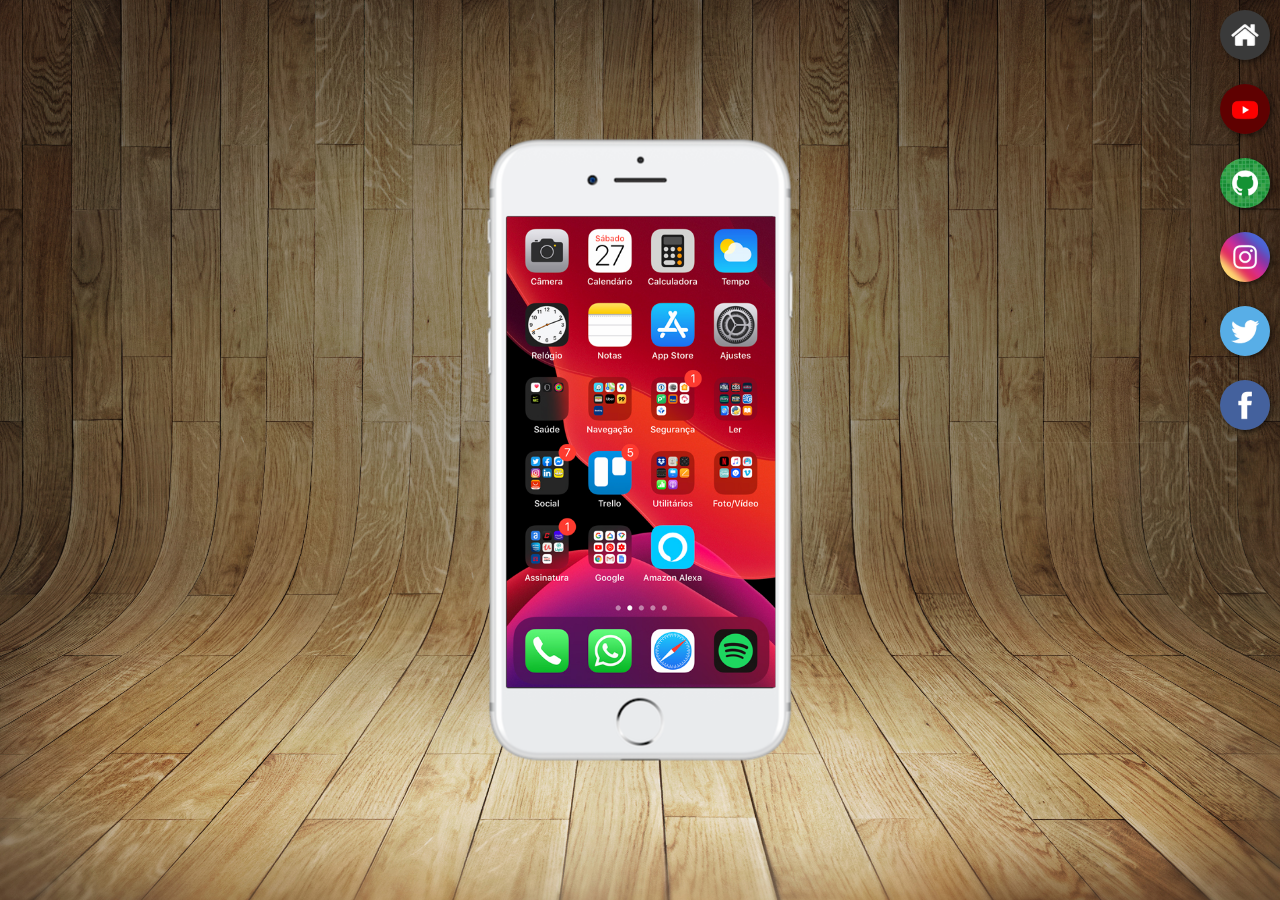
<file: index.html>
<!DOCTYPE html>
<html lang="pt-BR">
<head>
    <meta charset="UTF-8">
    <meta name="viewport" content="width=device-width, initial-scale=1.0">
    <title>Projeto Redes Sociais</title>
    <link rel="shortcut icon" href="pacote-d013/favicon.ico" type="image/x-icon">
    <link rel="stylesheet" href="style.css">
</head>
<body>
    <main>
        <section id="telefone">
            <iframe src="home.html" frameborder="0" name="tela" id="tela"></iframe>
        </section>
        <section id="redes-sociais">
            <a href="home.html" target="tela"><img src="pacote-d013/imagens/logo-home.jpg" alt="home"></a><br>
            <a href="youtube.html" target="tela"><img src="pacote-d013/imagens/logo-youtube.jpg" alt="youtube"></a><br>
            <a href="github.html" target="tela"><img src="pacote-d013/imagens/logo-github.jpg" alt="github"></a><br>
            <a href="instagram.html" target="tela"><img src="pacote-d013/imagens/logo-instagram.jpg" alt="instagram"></a><br>
            <a href="twitter.html" target="tela"><img src="pacote-d013/imagens/logo-twitter.jpg" alt="twitter"></a><br>
            <a href="facebook.html" target="tela"><img src="pacote-d013/imagens/logo-facebook.jpg" alt="facebook"></a><br>
        </section>
    </main>
</body>
</html>
</file>
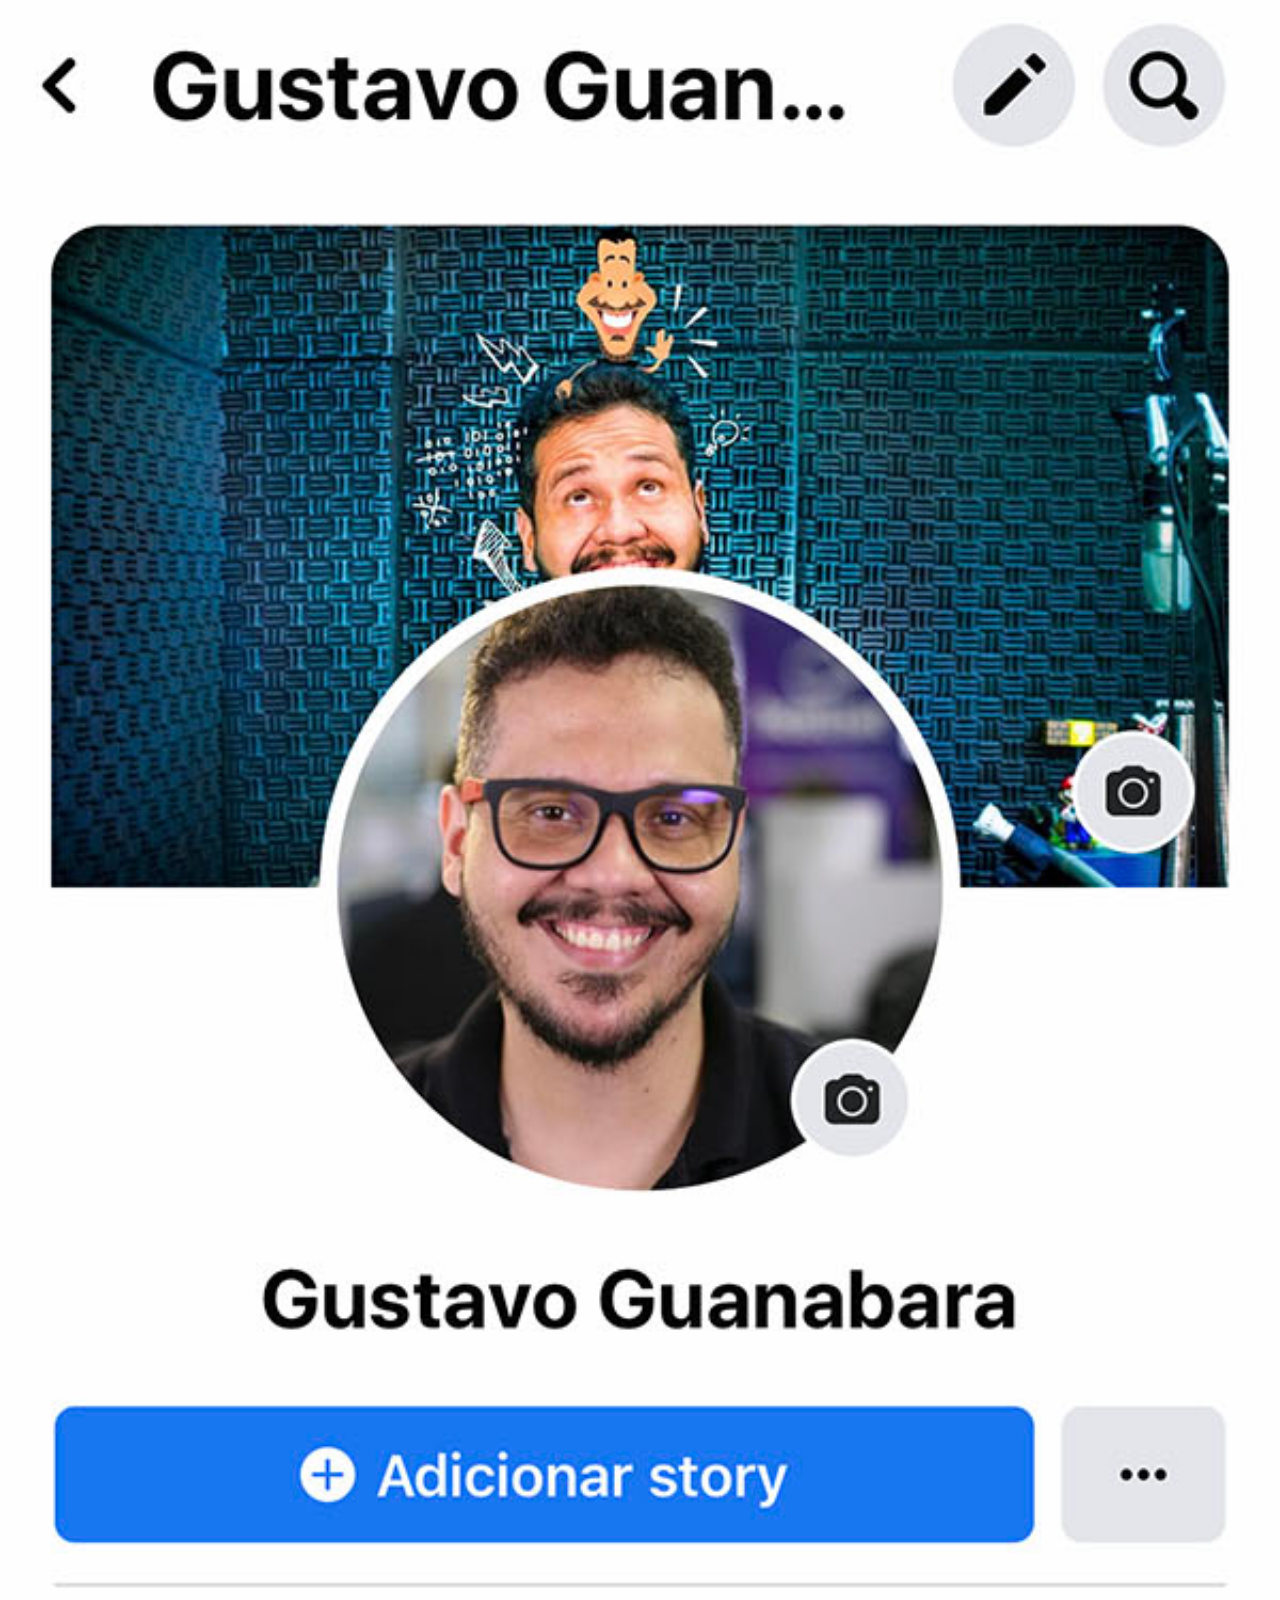
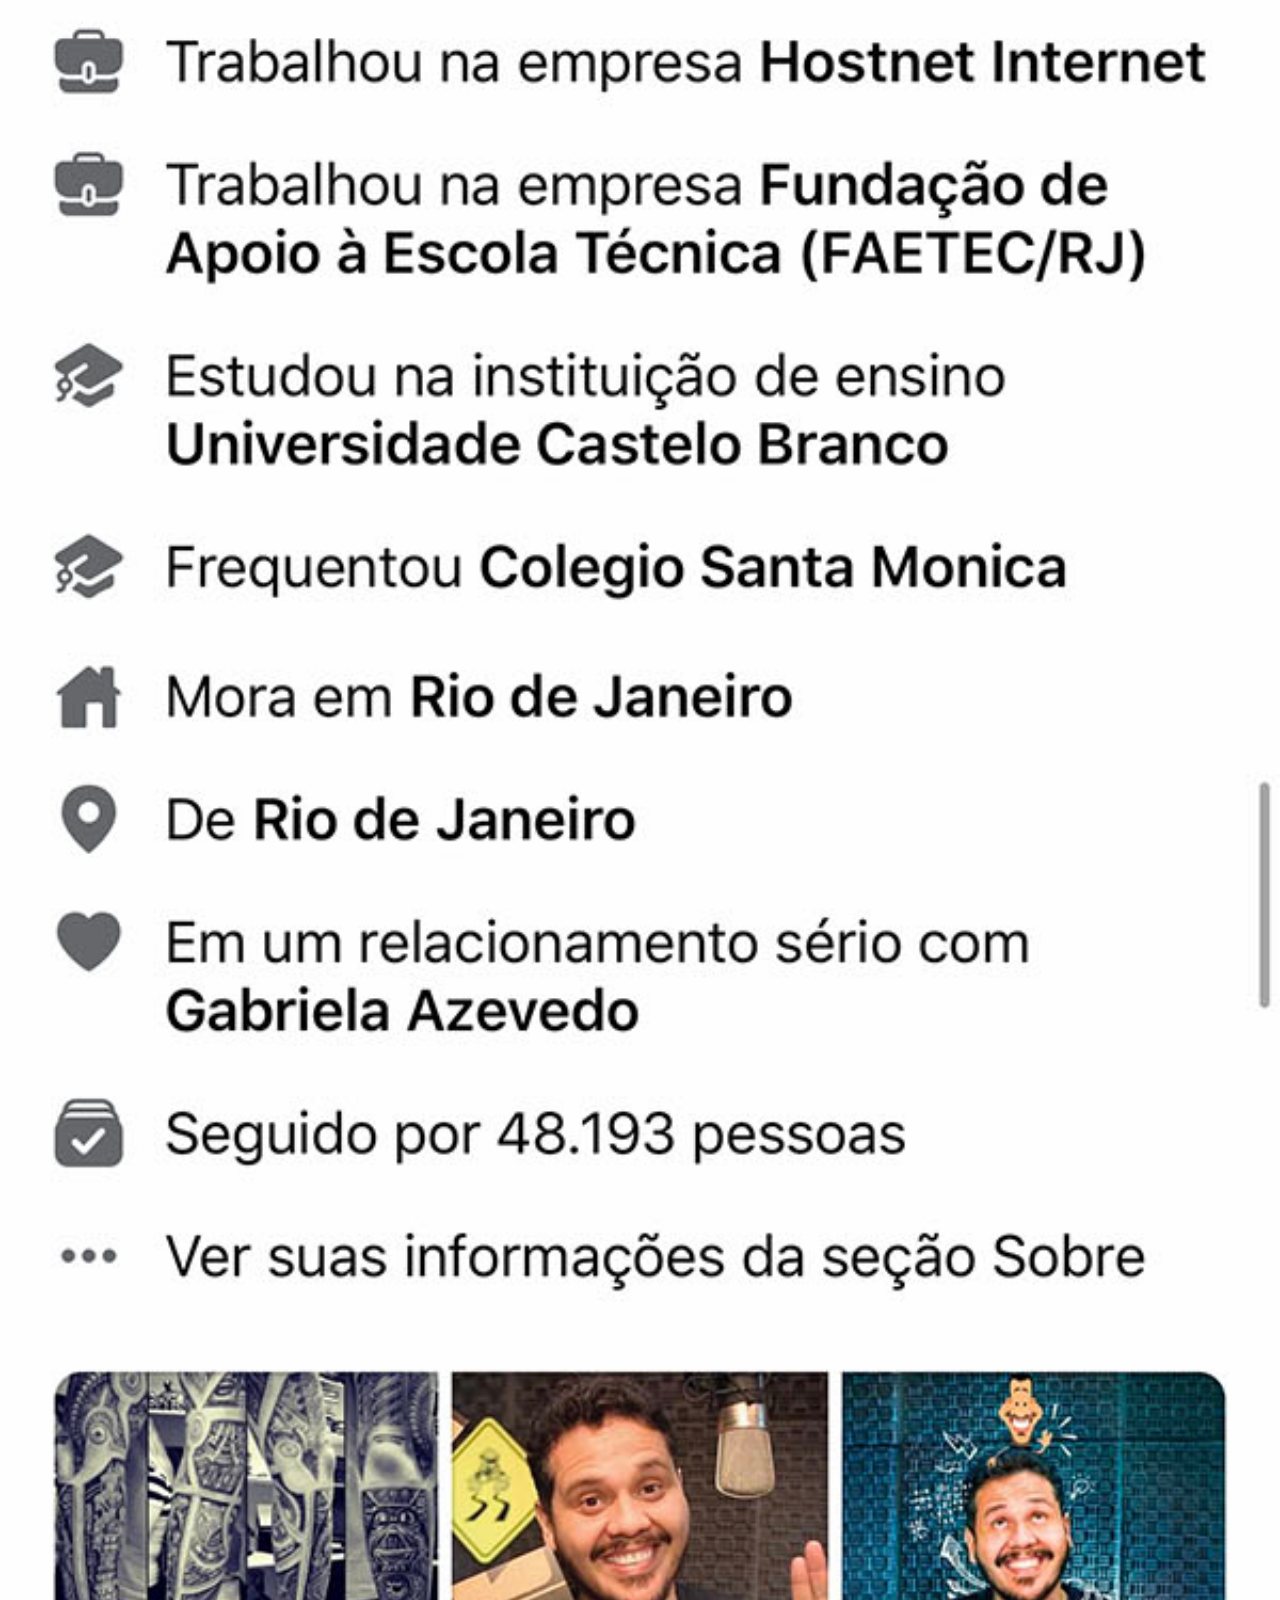
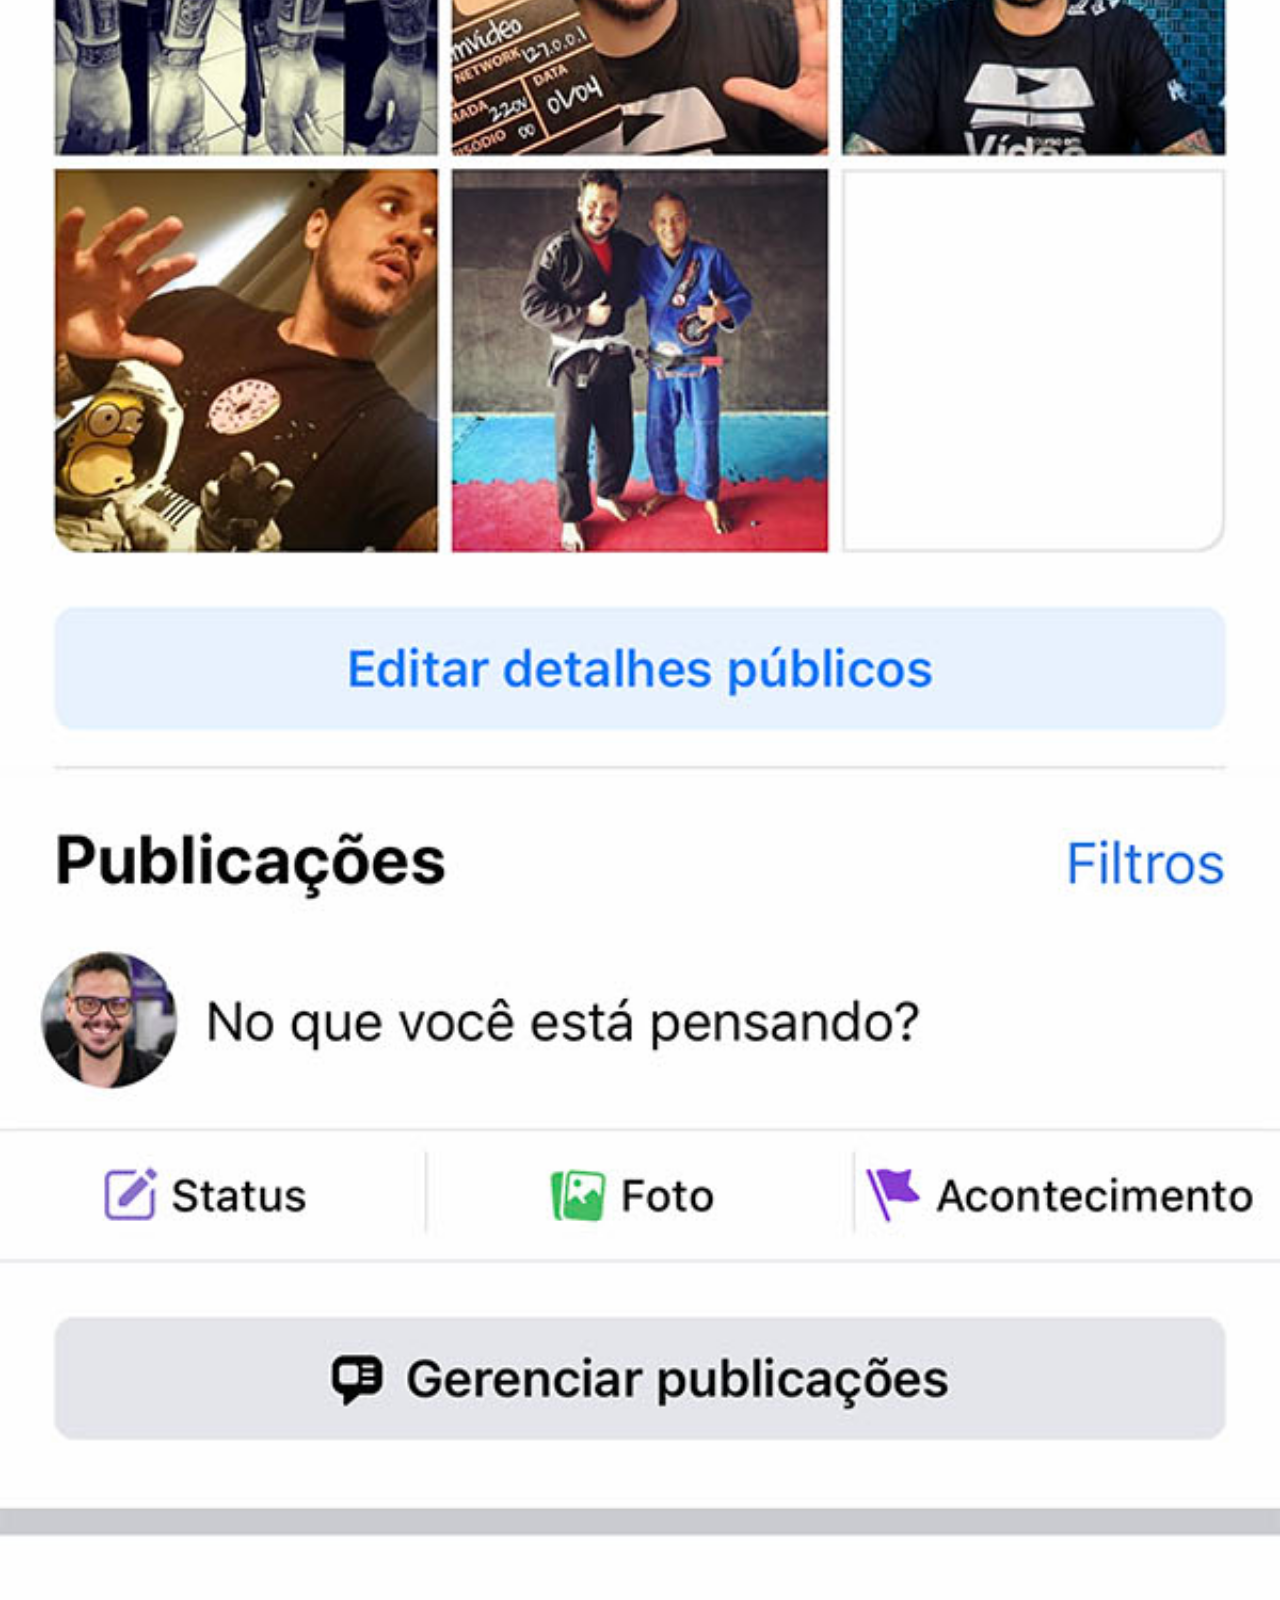
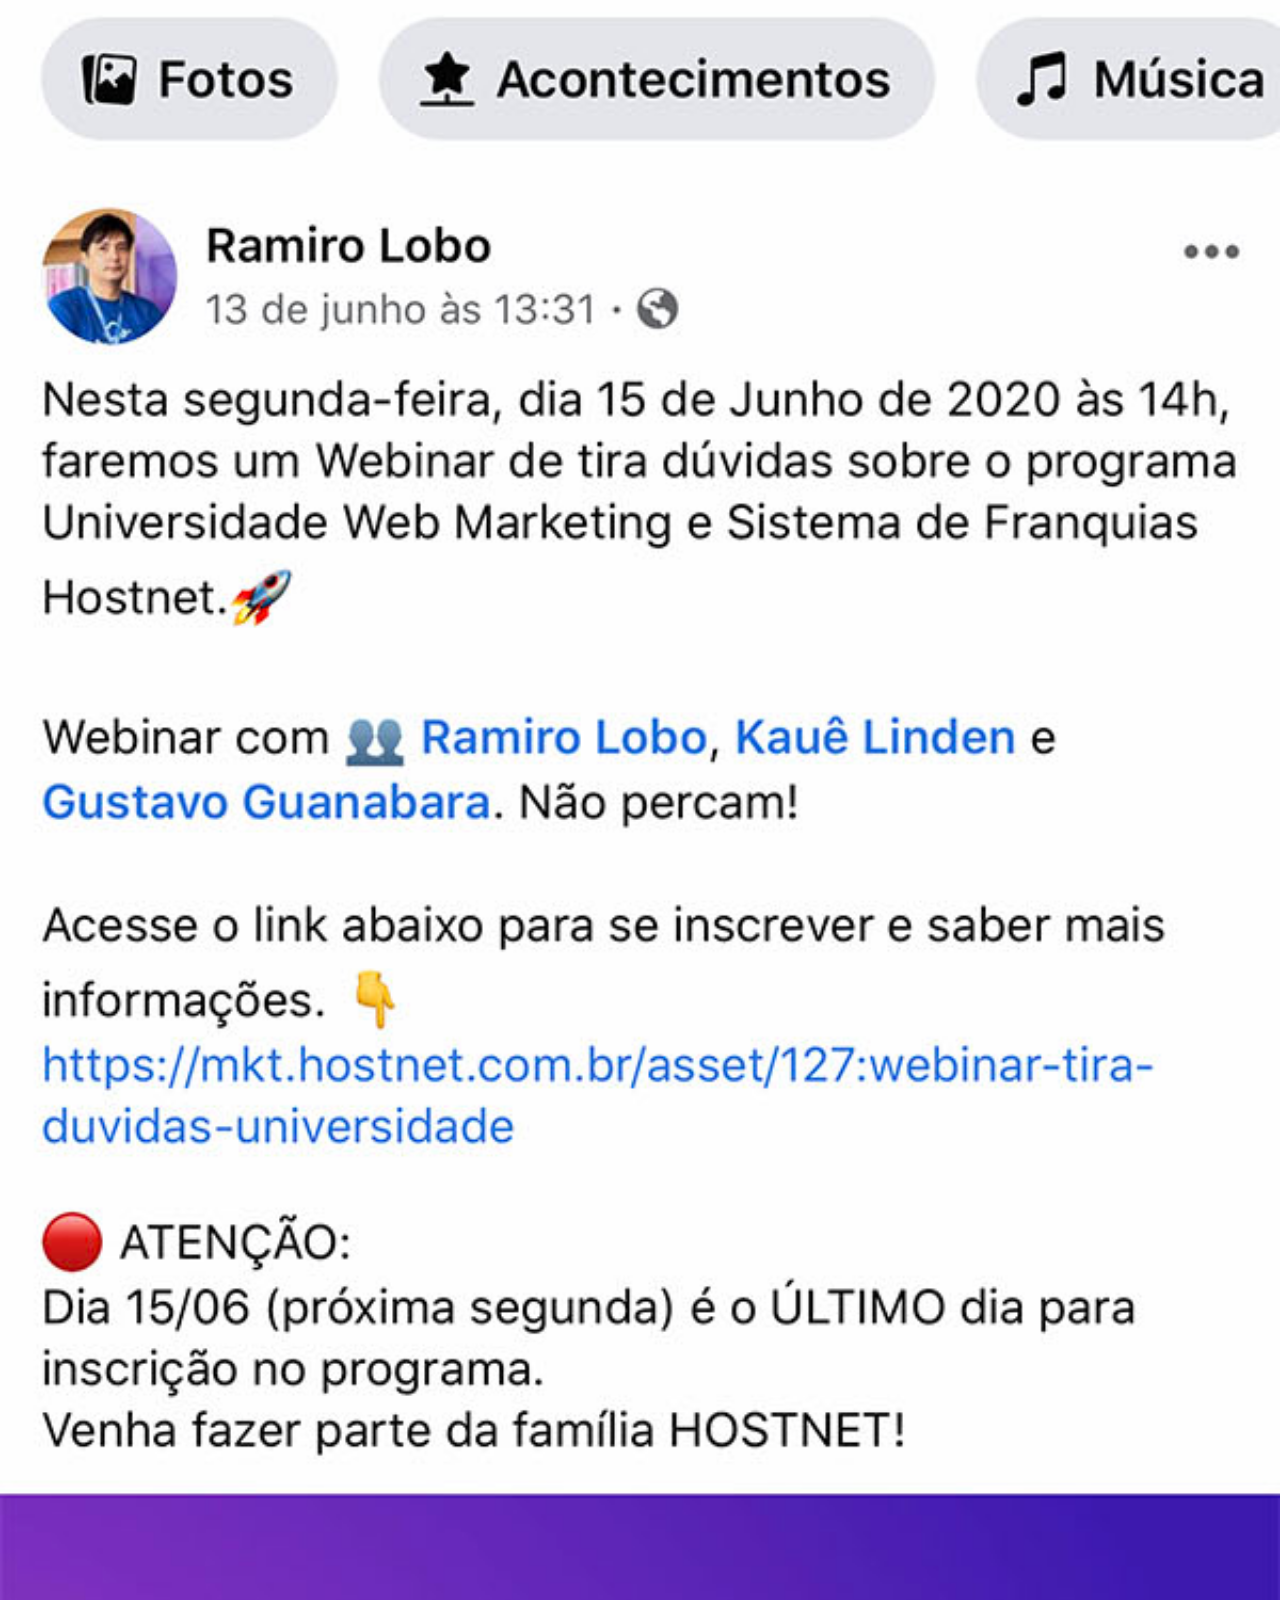
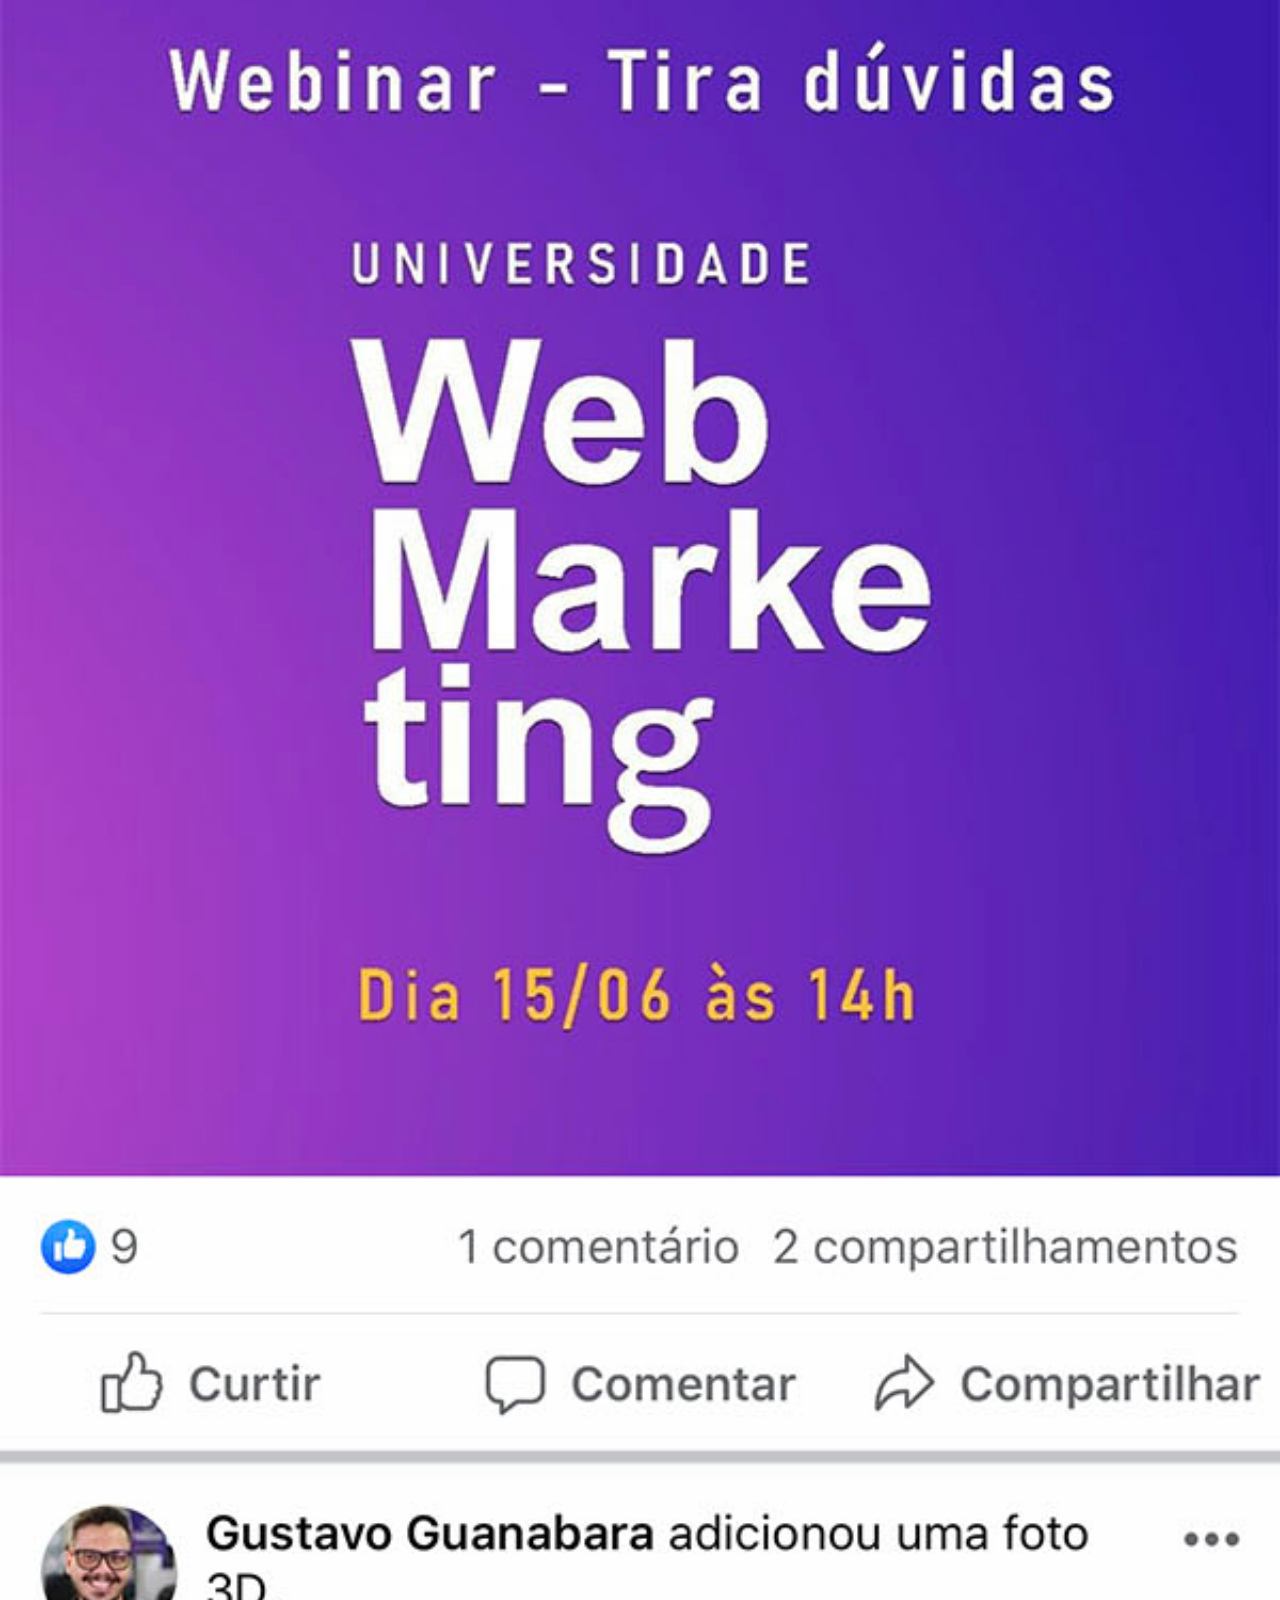
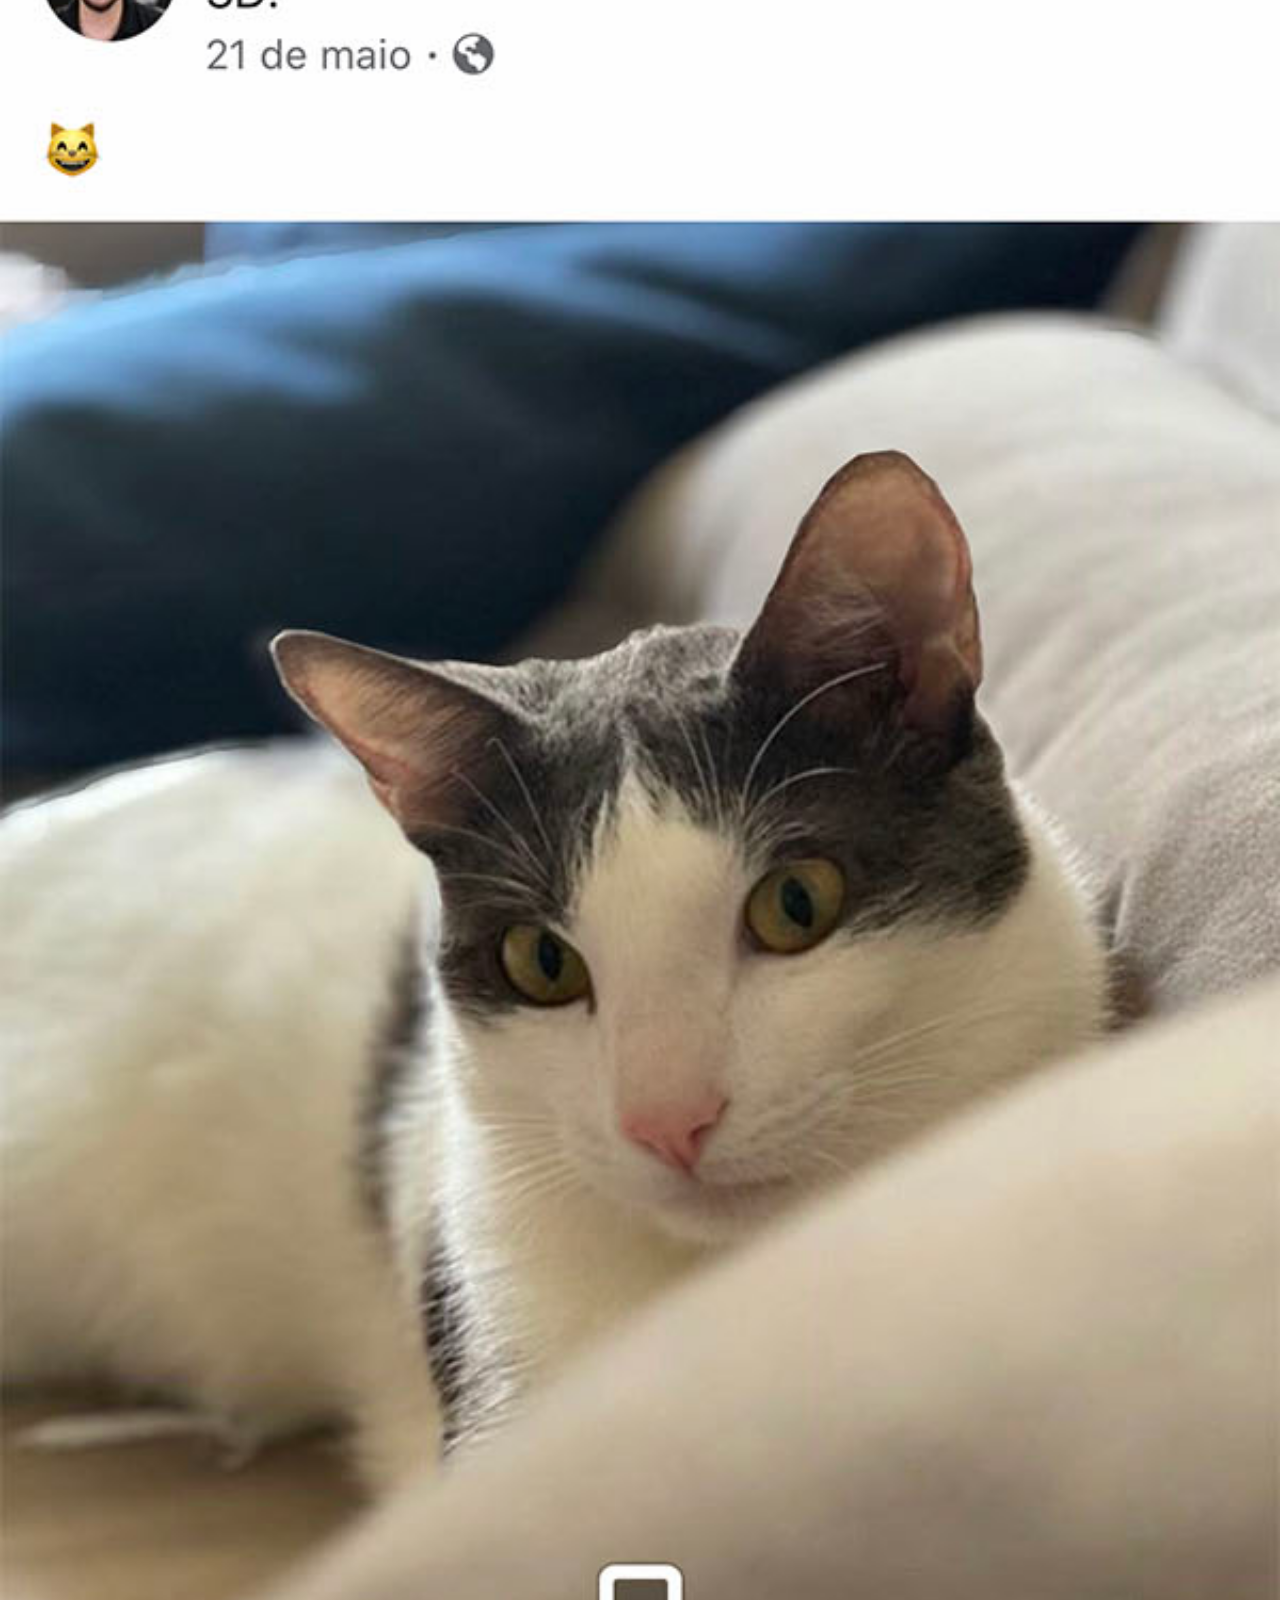
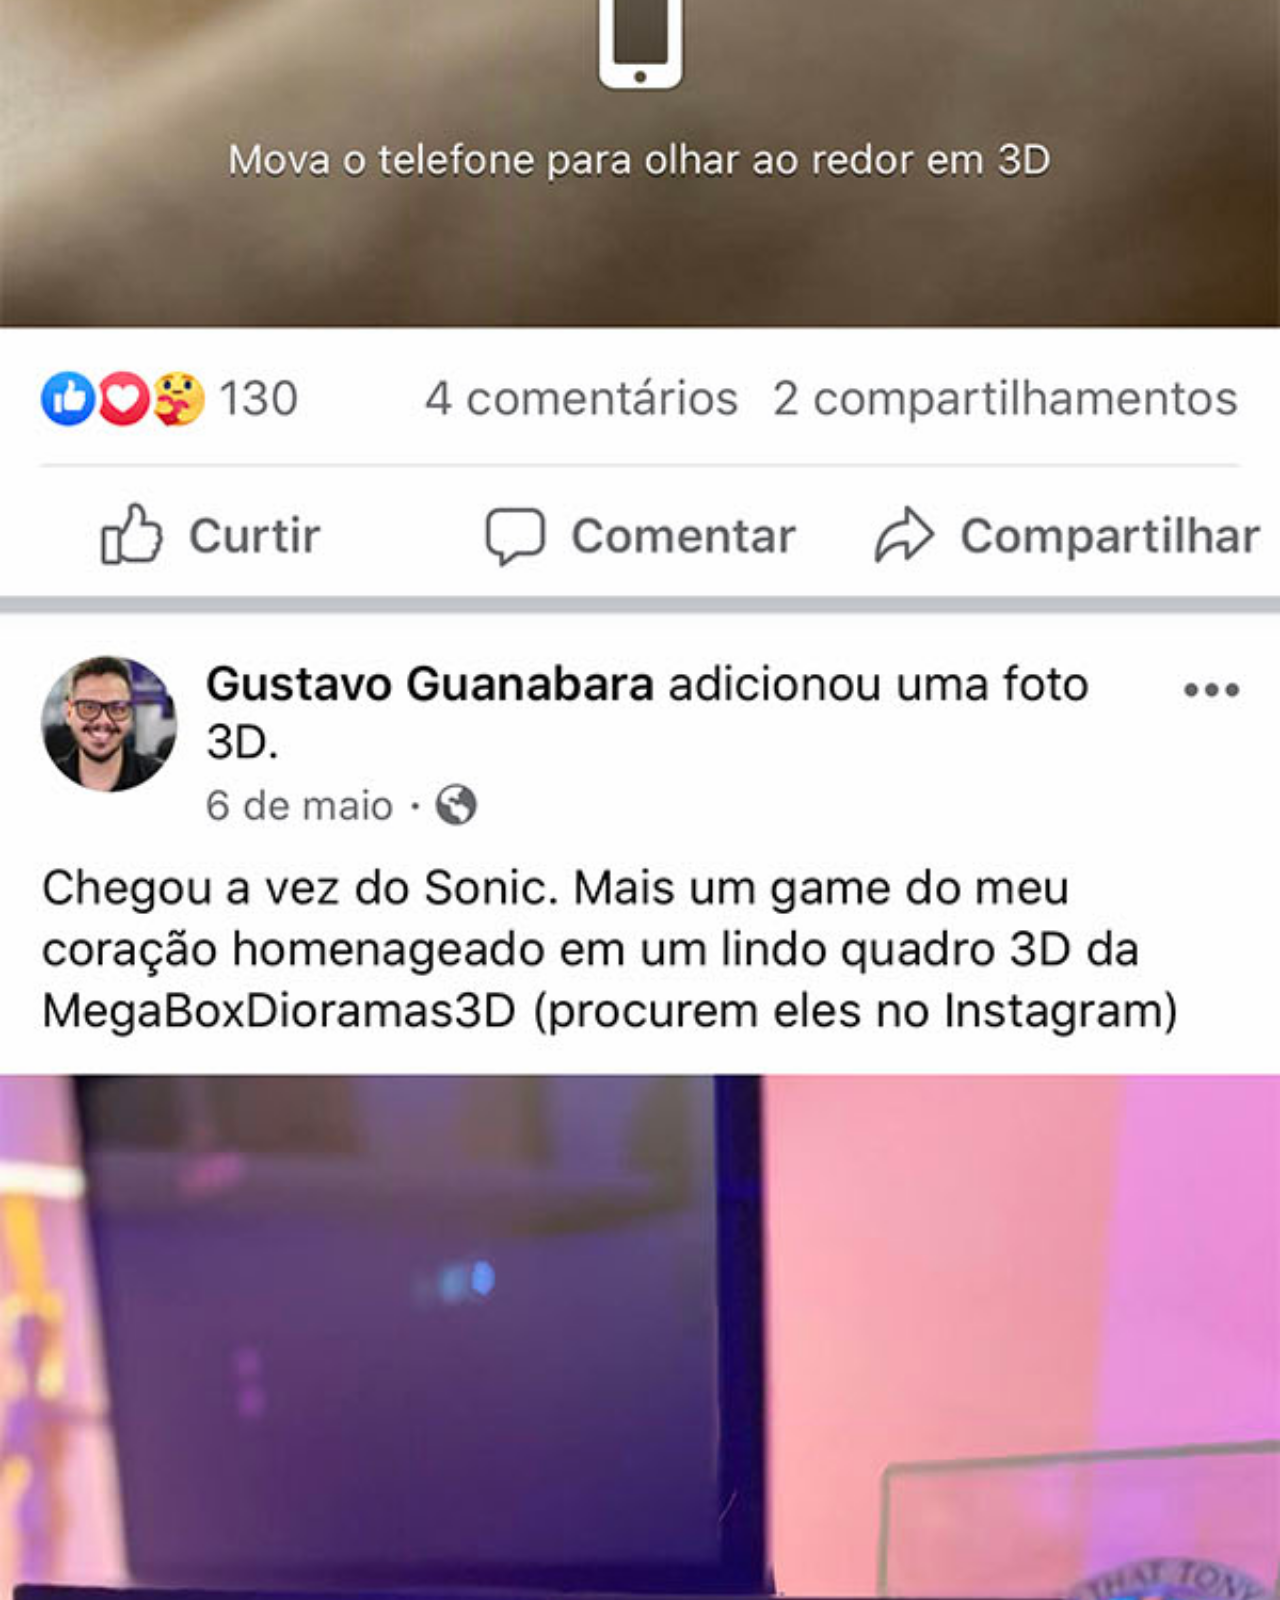
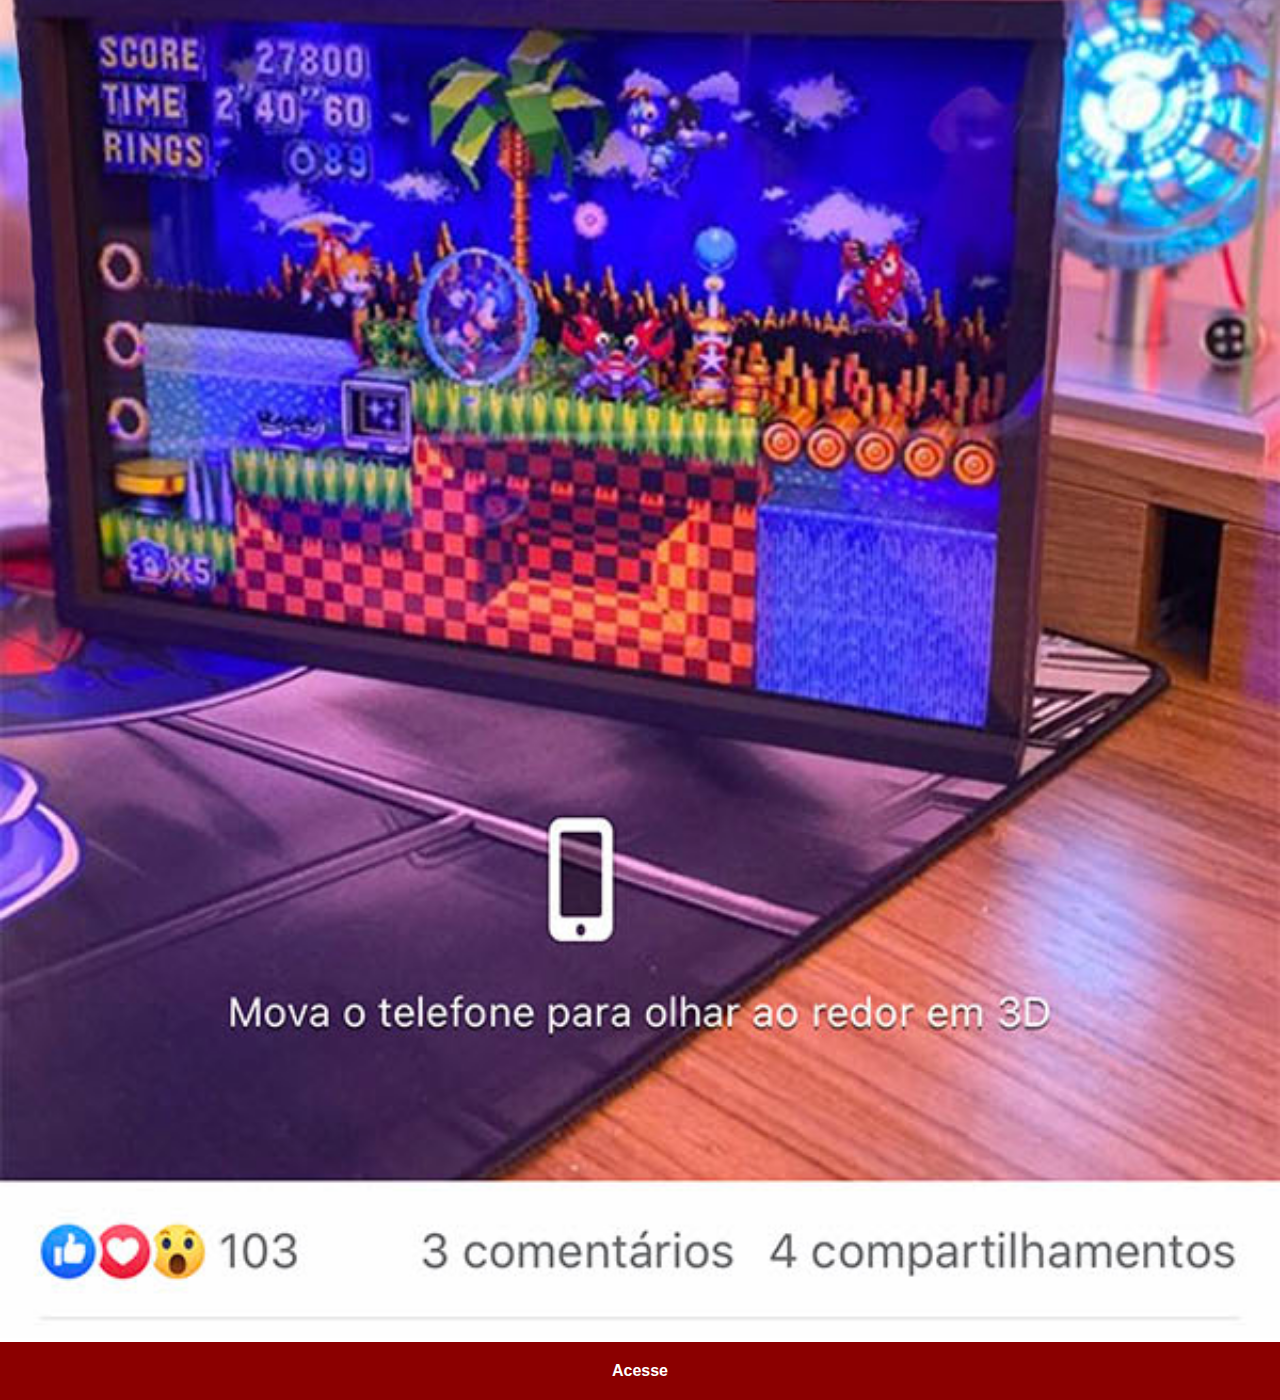
<file: facebook.html>
<!DOCTYPE html>
<html lang="pt-BR">
<head>
    <meta charset="UTF-8">
    <meta name="viewport" content="width=device-width, initial-scale=1.0">
    <title>Facebook</title>
    <link rel="stylesheet" href="social.css">
</head>
<body>
    <img src="pacote-d013/imagens/tela-facebook.jpg" alt="tela-facebook">
    <a href="https://www.facebook.com/gustavoguanabara/?locale=pt_BR" target="_blank">Acesse</a>
    
</body>
</html>
</file>
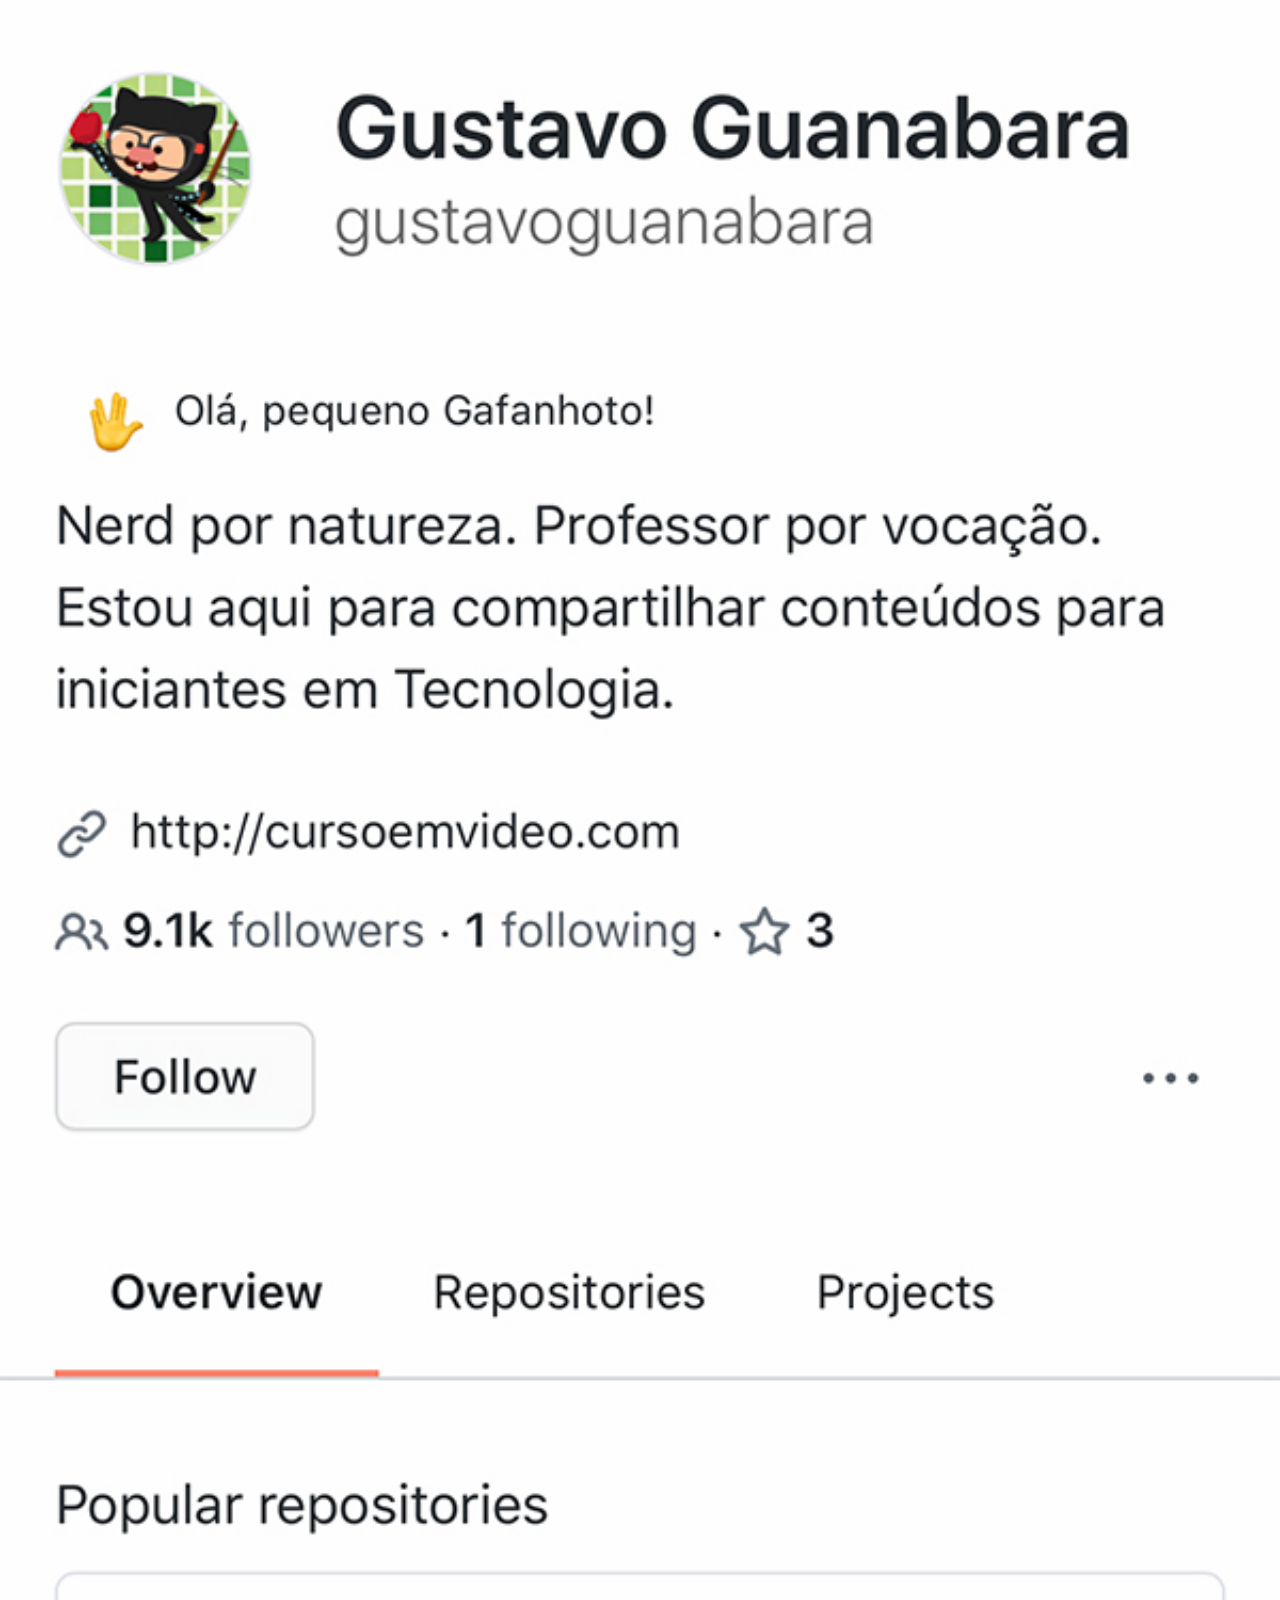
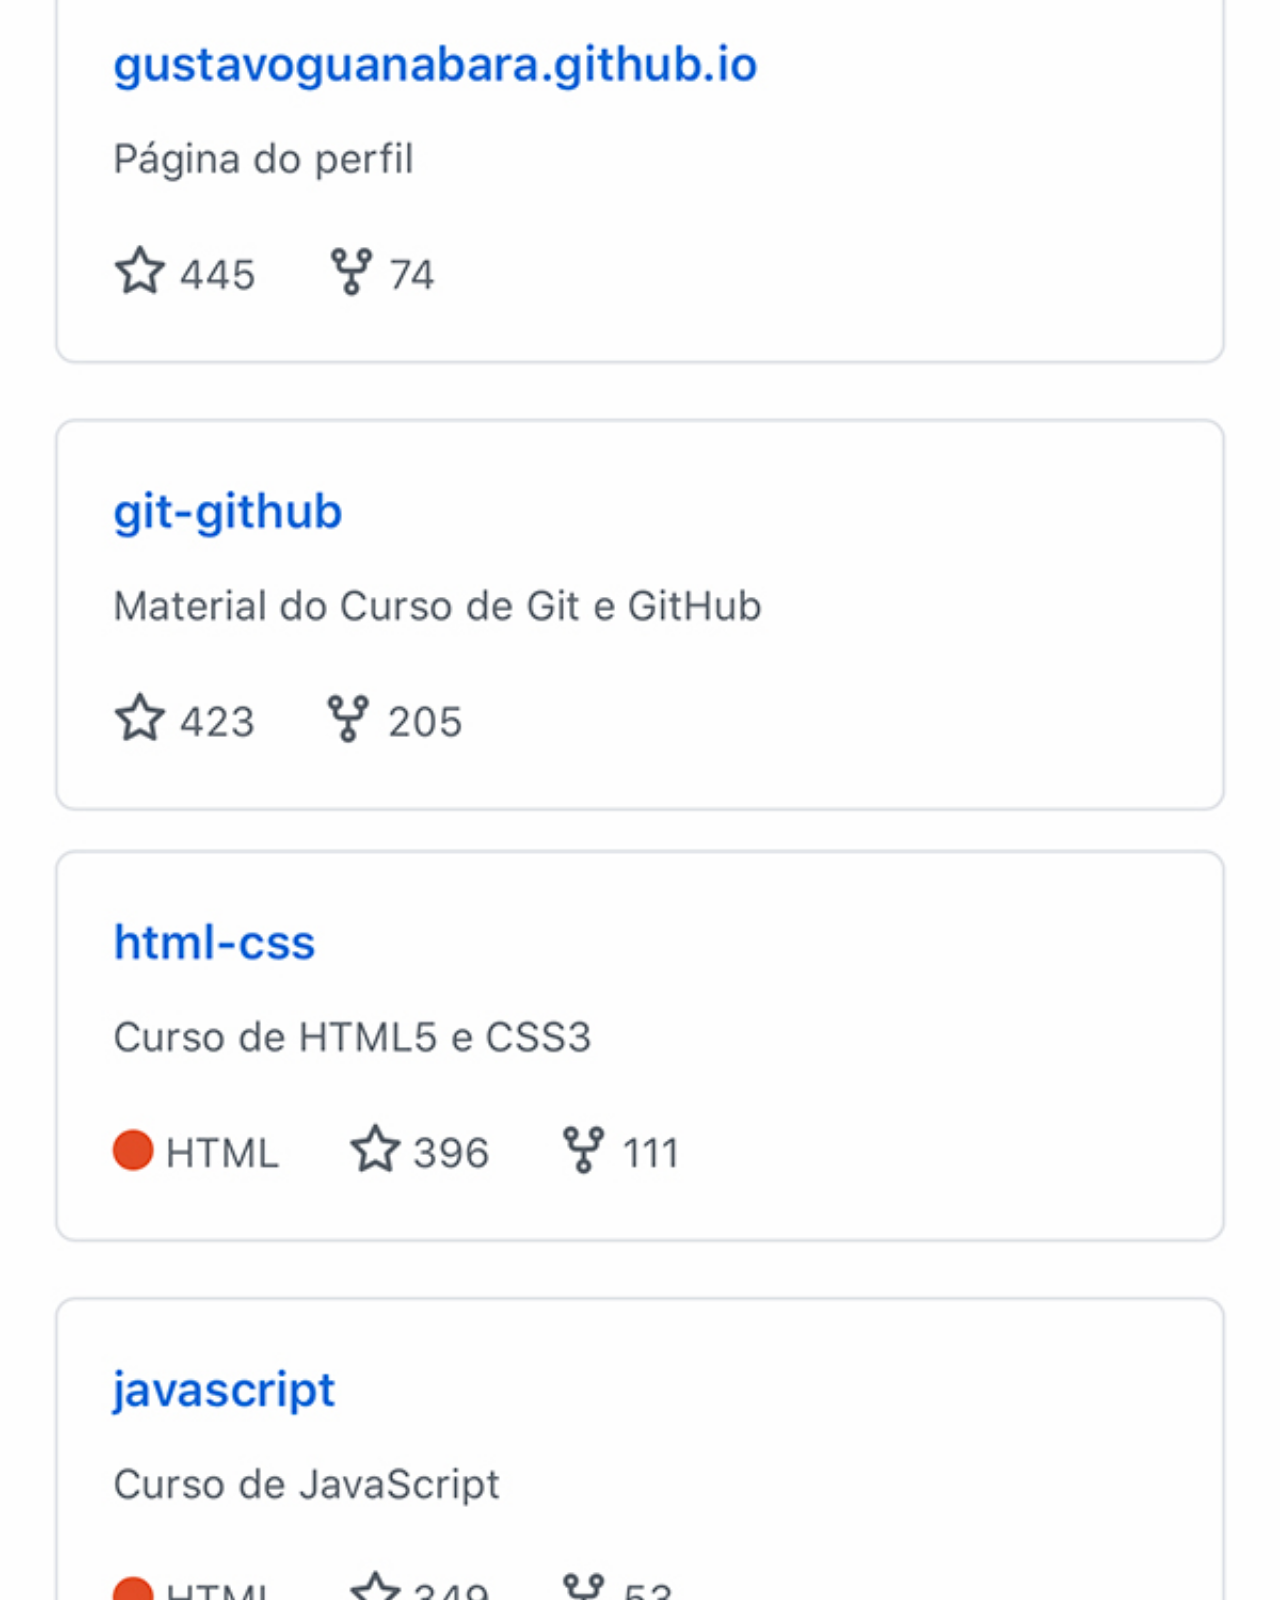
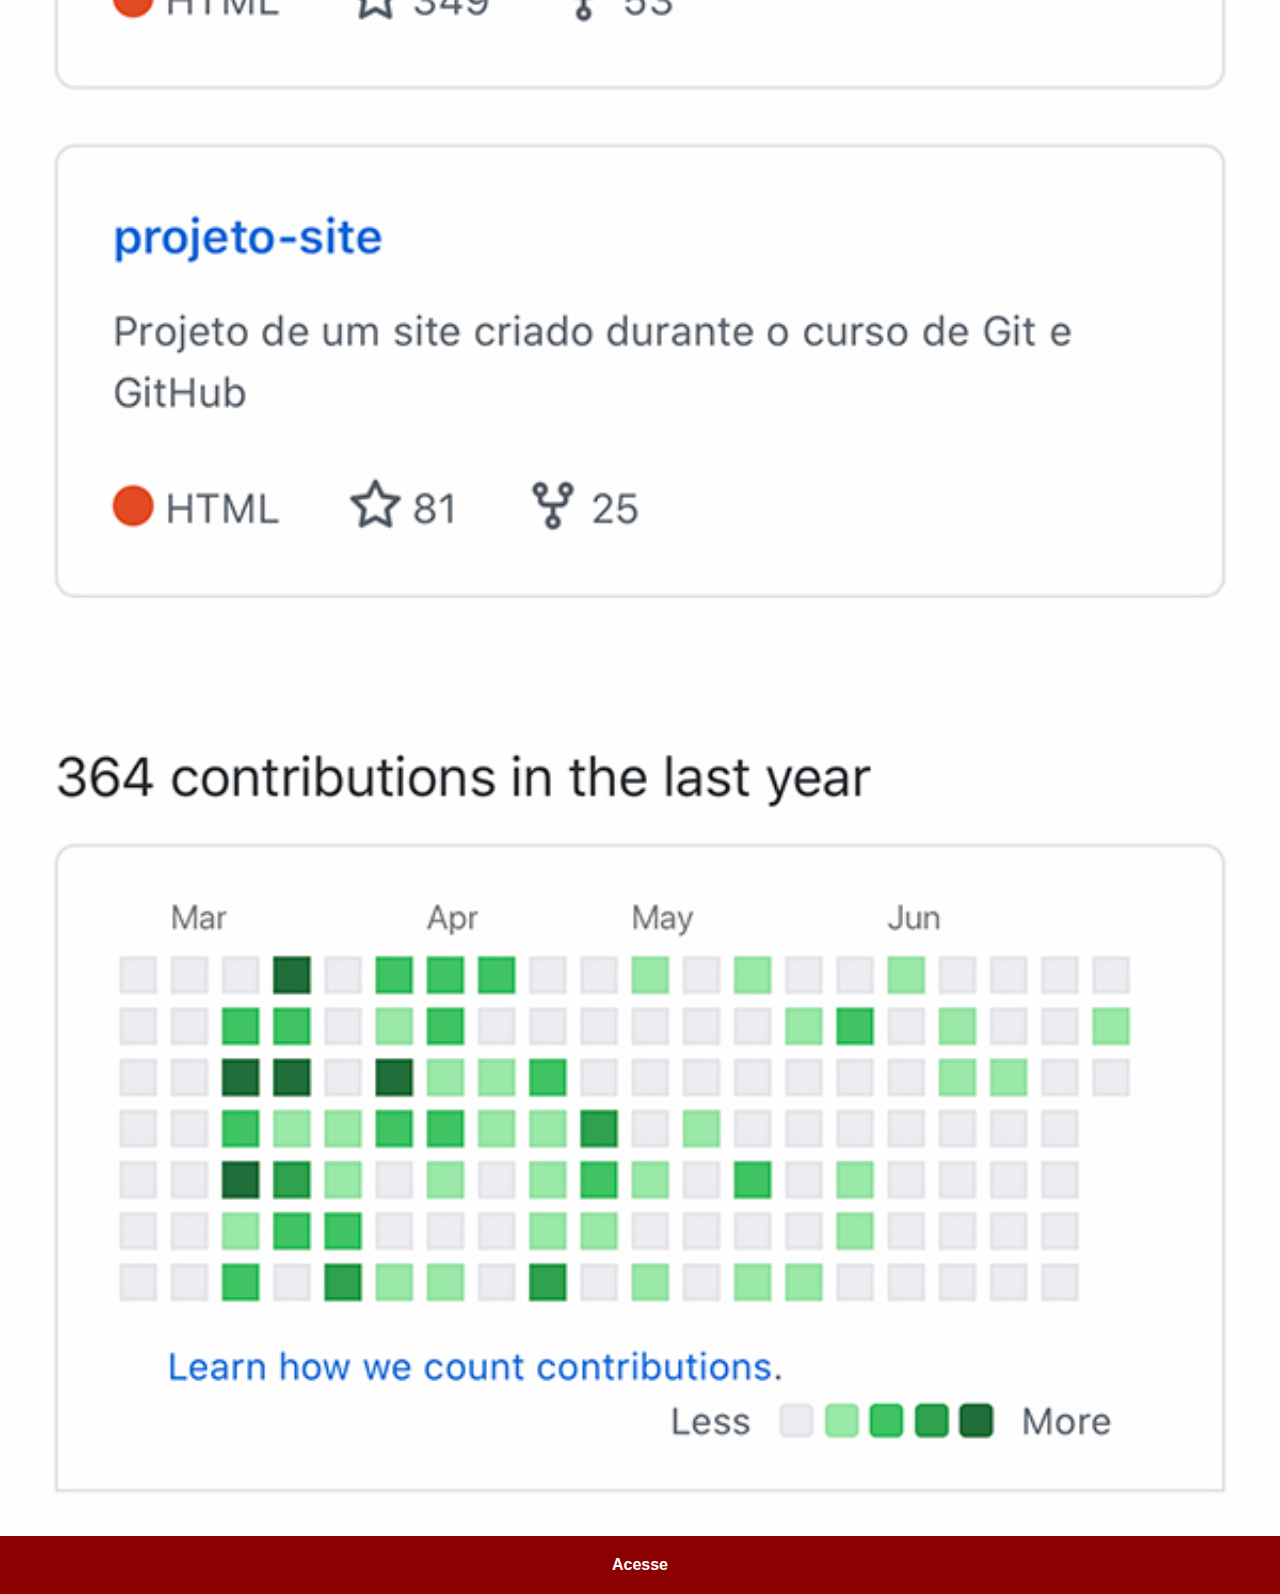
<file: github.html>
<!DOCTYPE html>
<html lang="pt-BR">
<head>
    <meta charset="UTF-8">
    <meta name="viewport" content="width=device-width, initial-scale=1.0">
    <title>github</title>
    <link rel="stylesheet" href="social.css">
</head>
<body>
    <img src="pacote-d013/imagens/tela-github.jpg" alt="tela-github">
    <a href="https://github.com/gustavoguanabara" target="_blank">Acesse</a>
    
</body>
</html>
</file>
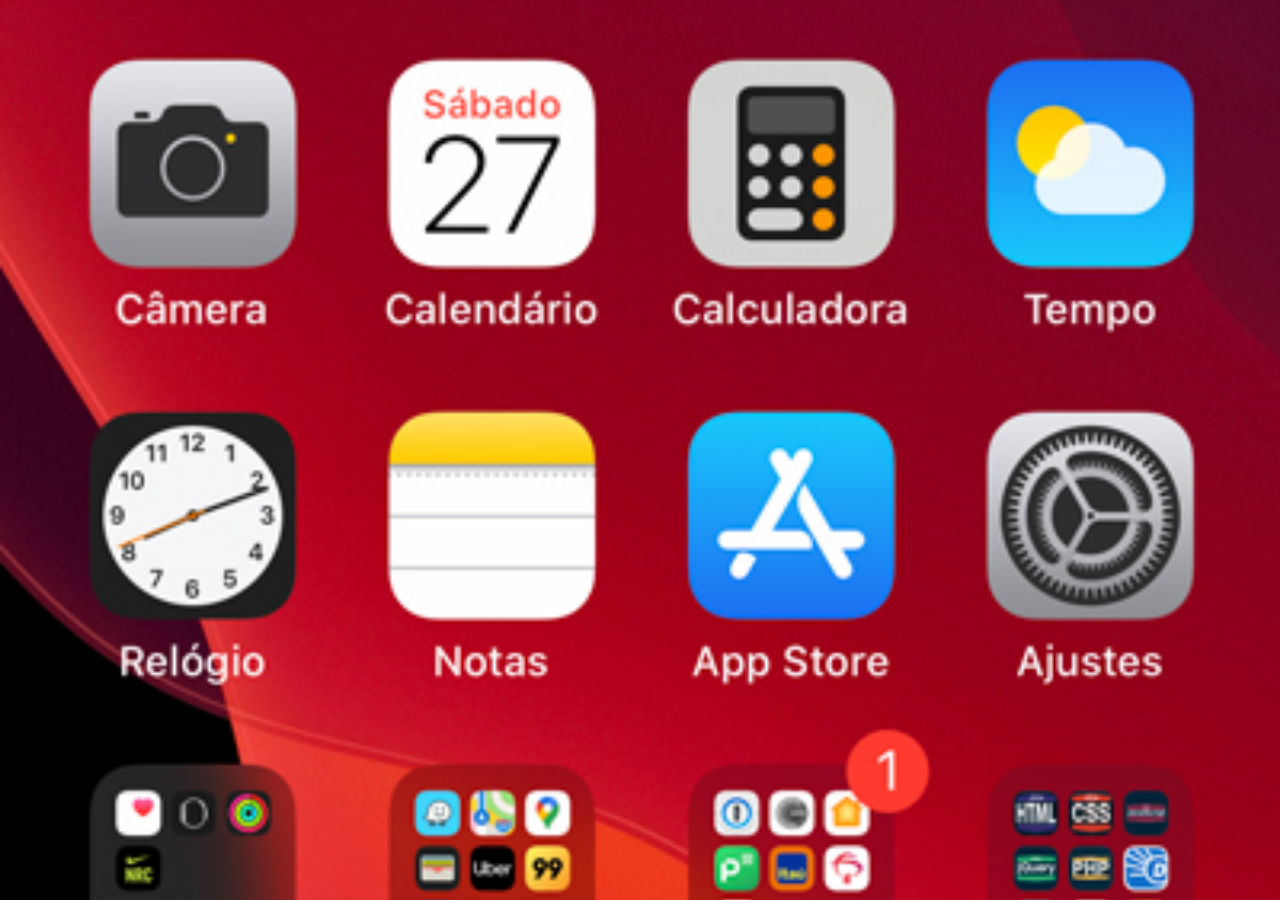
<file: home.html>
<!DOCTYPE html>
<html lang="pt-BR">
<head>
    <meta charset="UTF-8">
    <meta name="viewport" content="width=device-width, initial-scale=1.0">
    <title>Home</title>
    <style>
        * {
            margin: 0px;
            padding: 0px;
        }
        body {
            width: 100vw;
            height: 100vh;
            background: black url(pacote-d013/imagens/tela-home.jpg) no-repeat top center;
            background-size: cover;
        }
    </style>
</head>
<body>
    
</body>
</html>
</file>
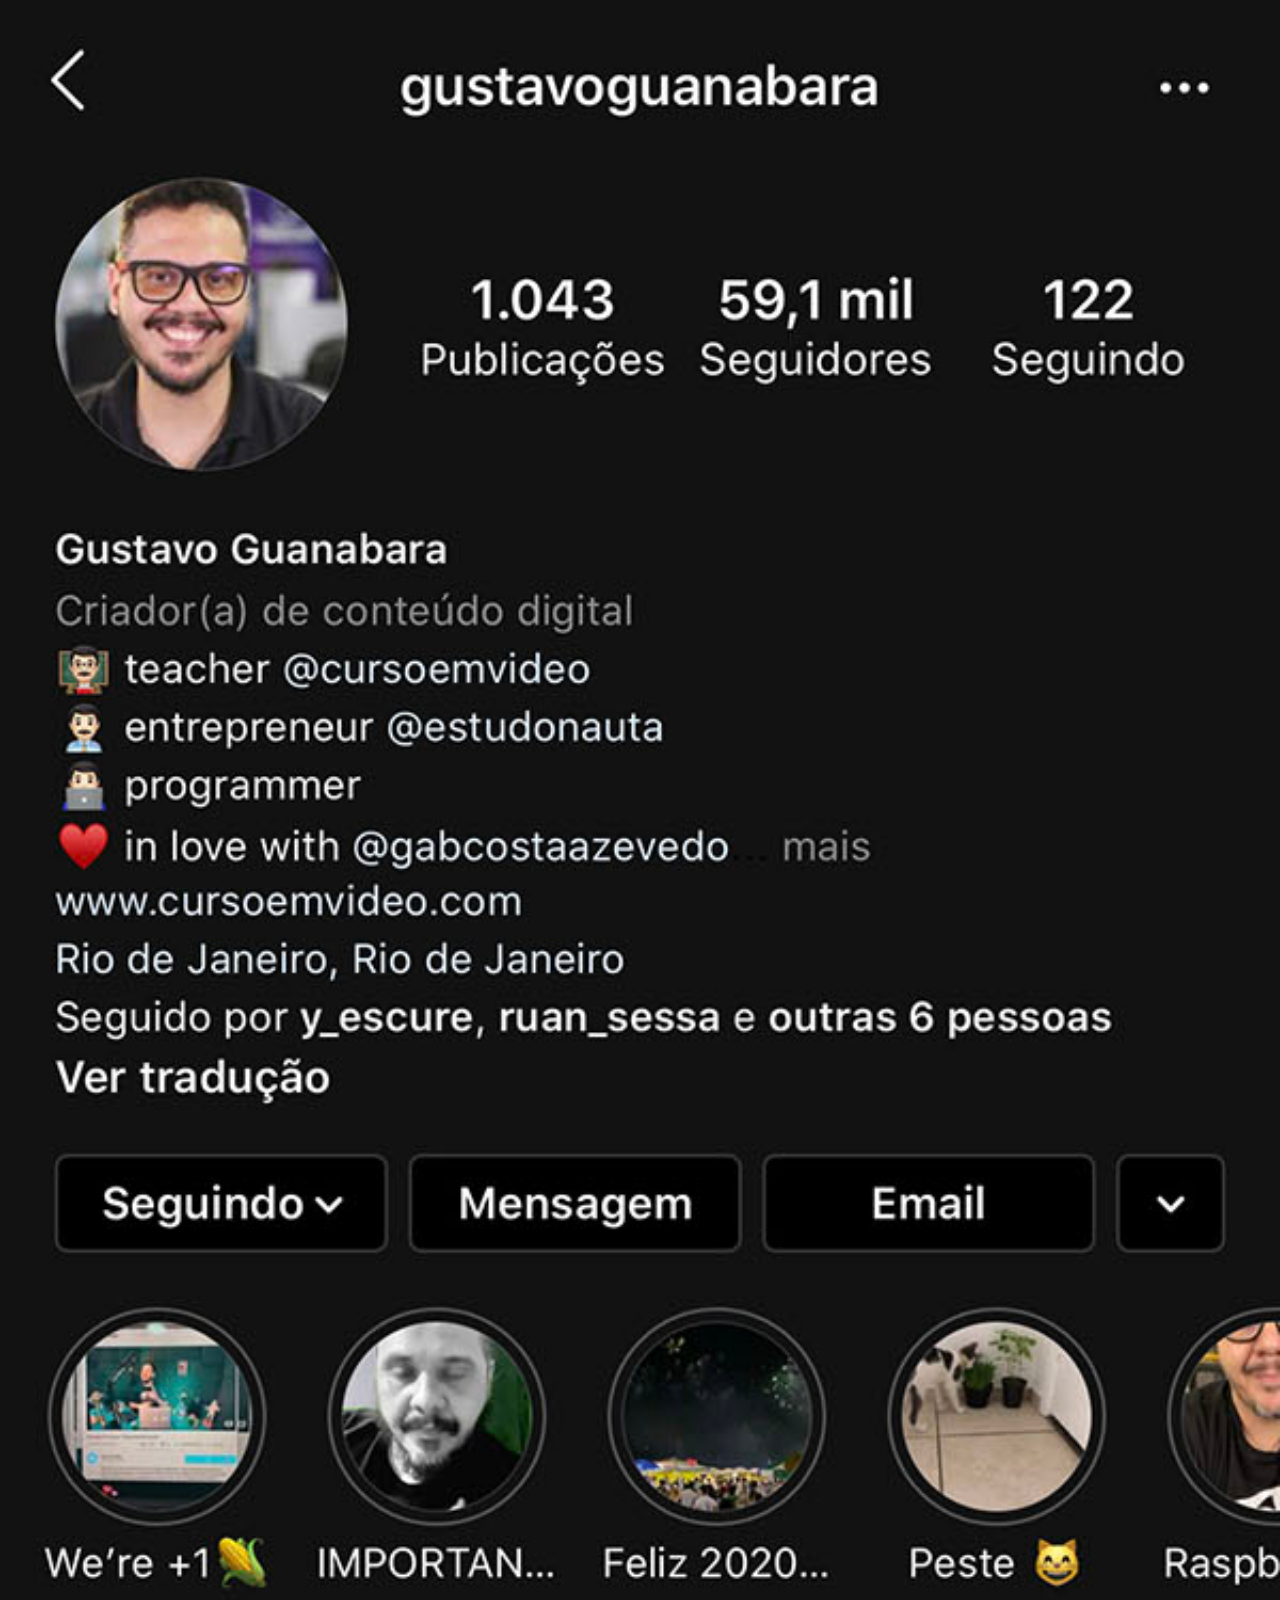
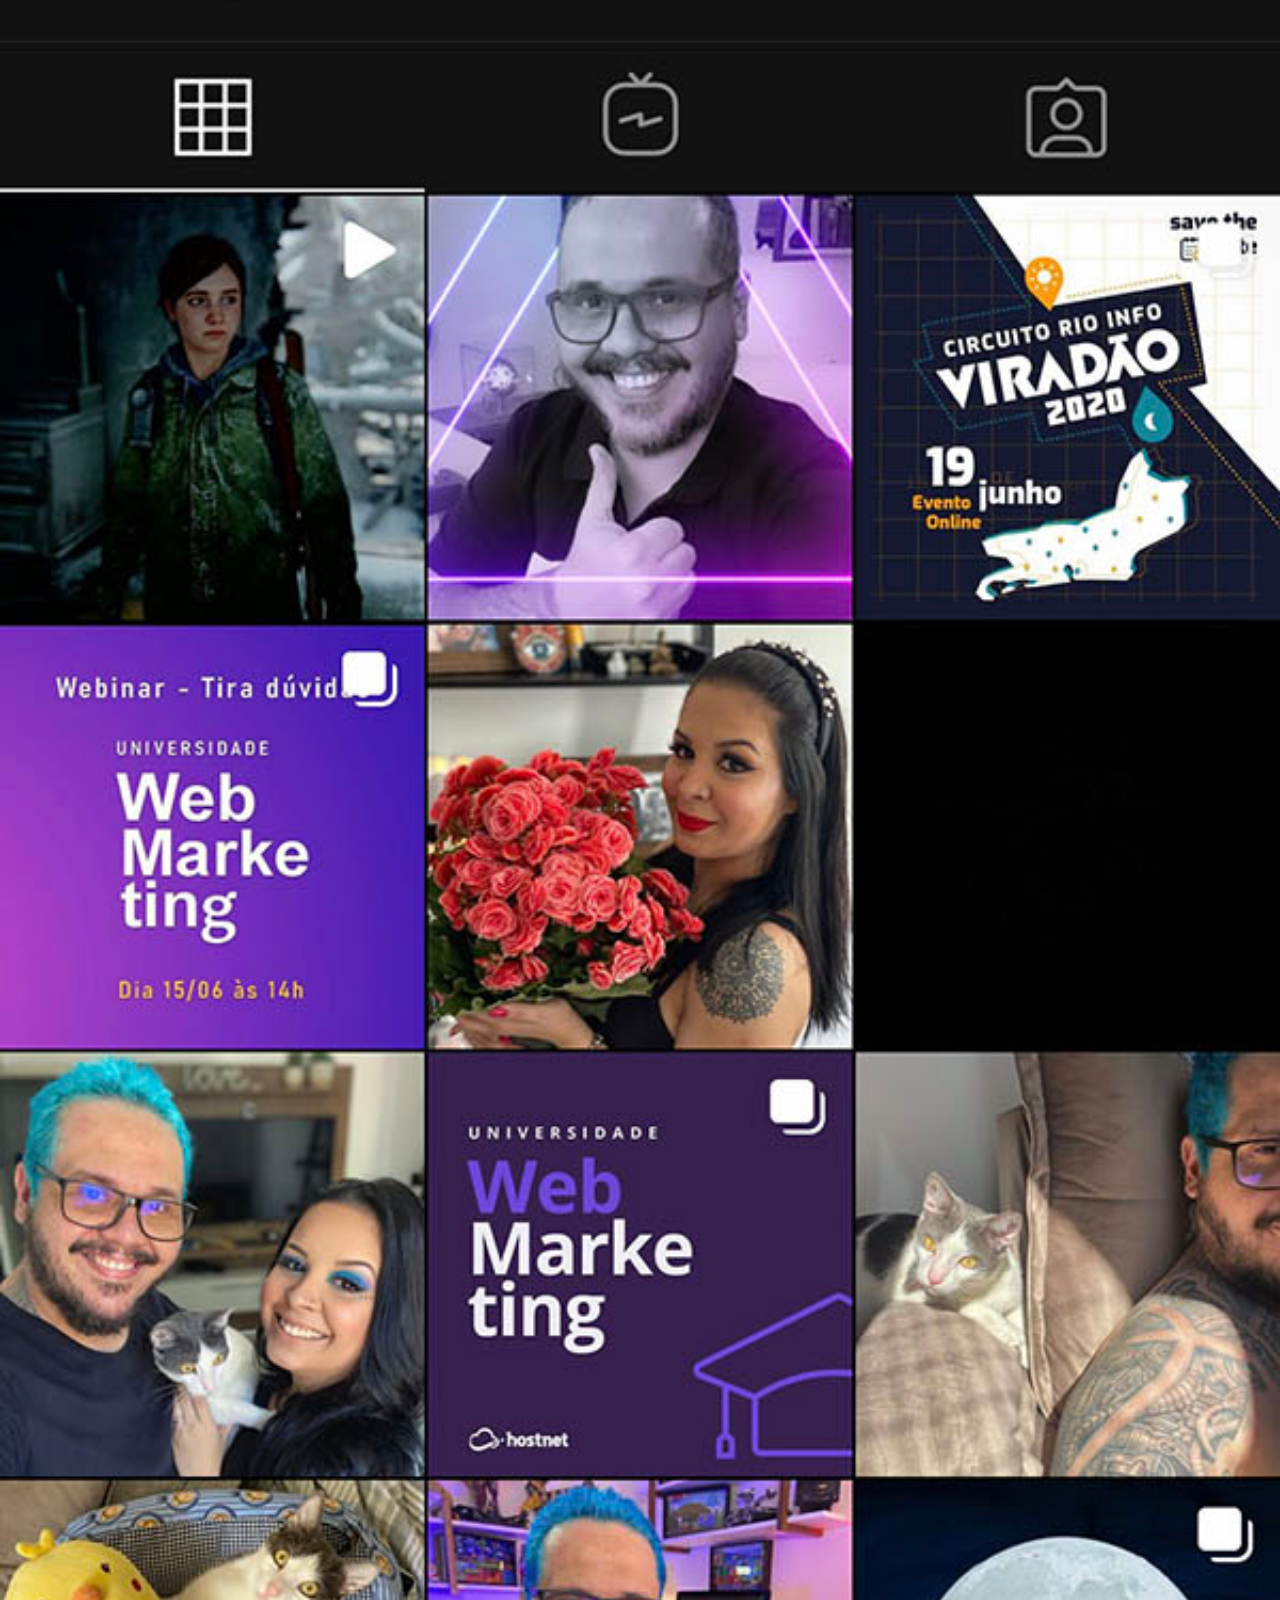
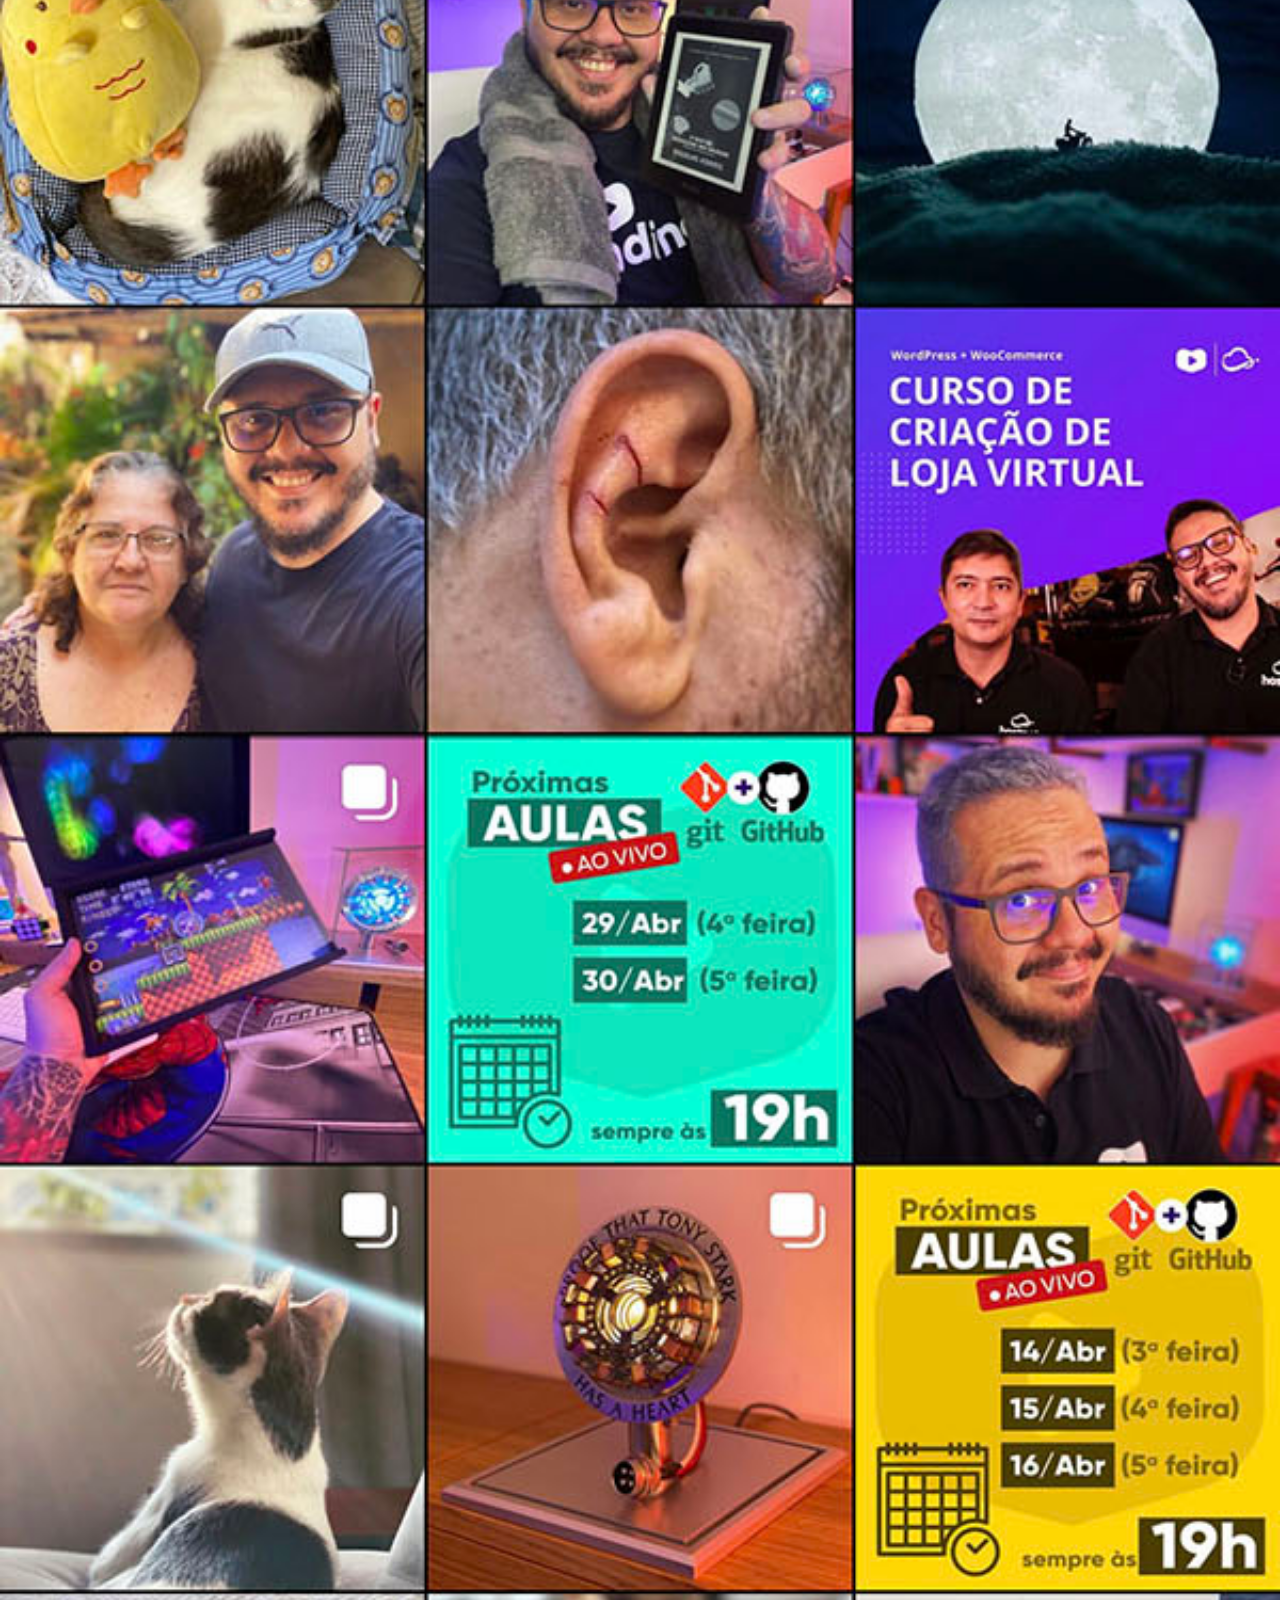
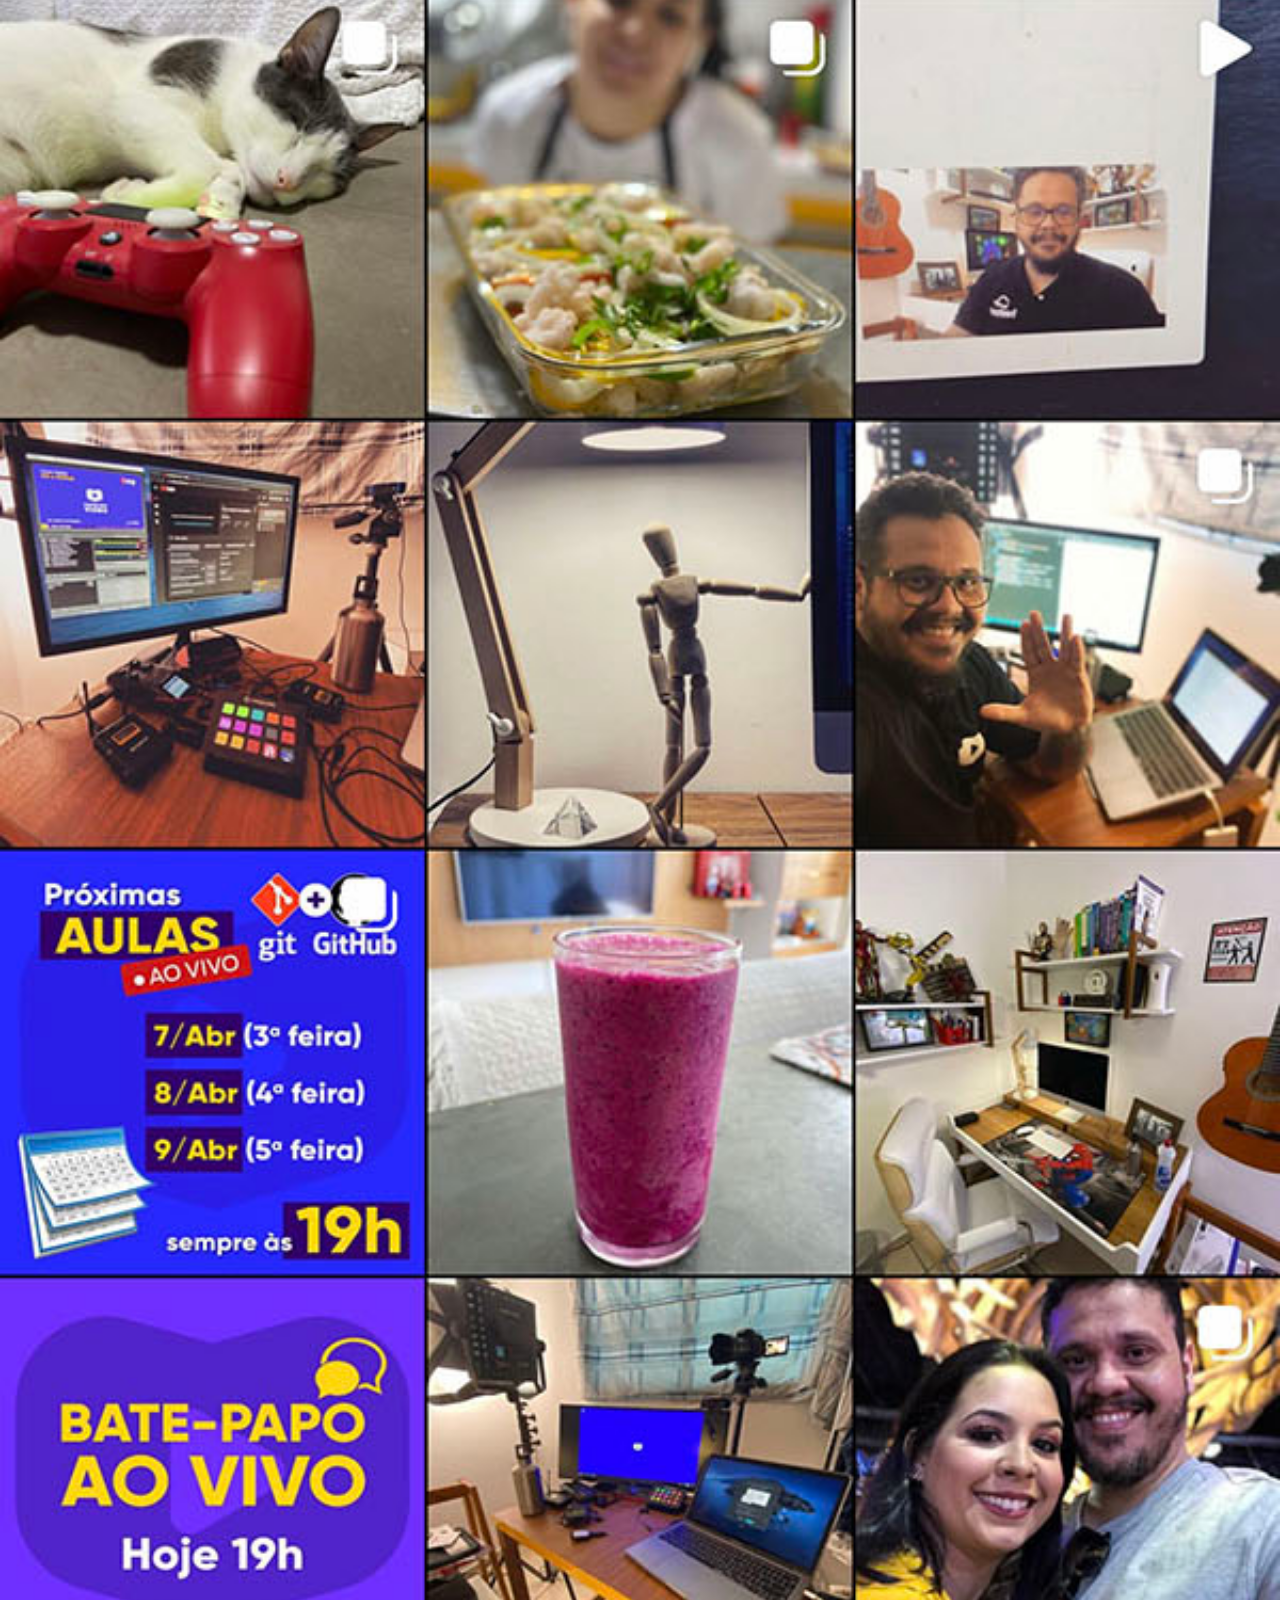
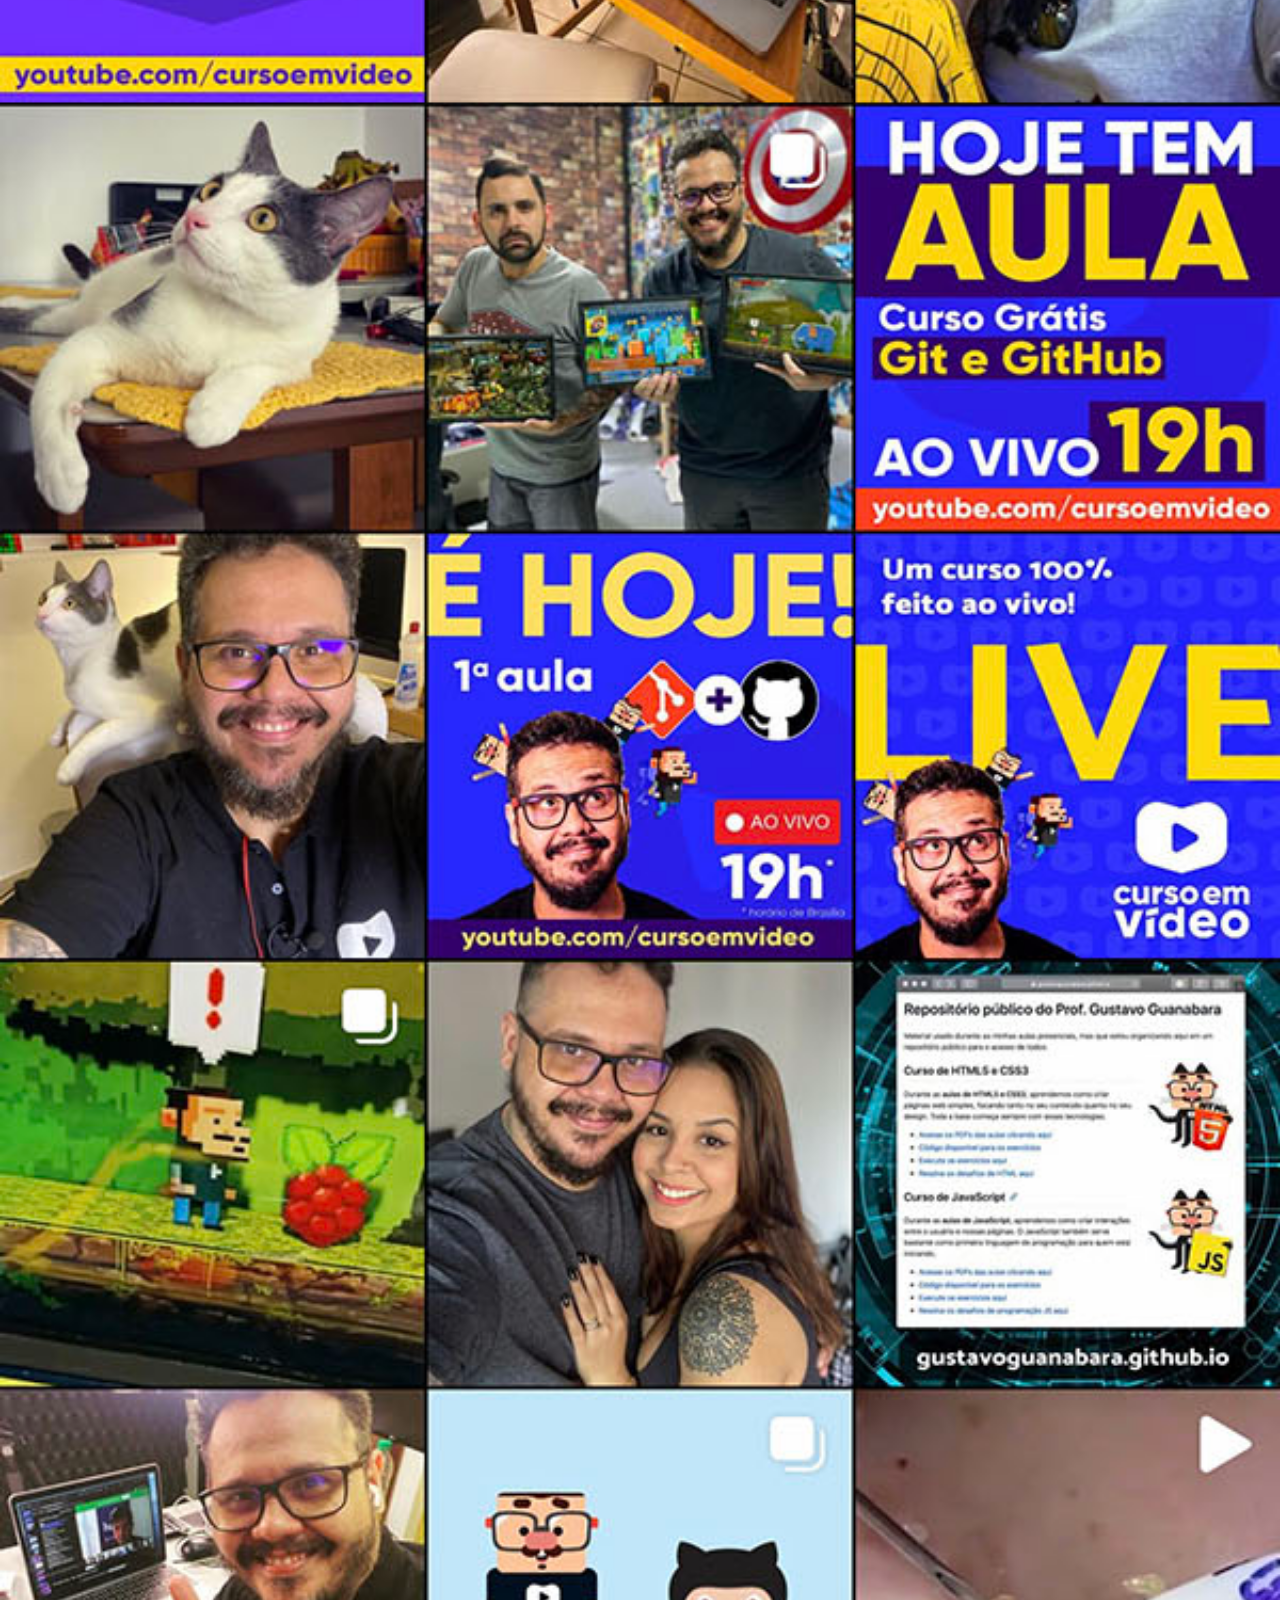
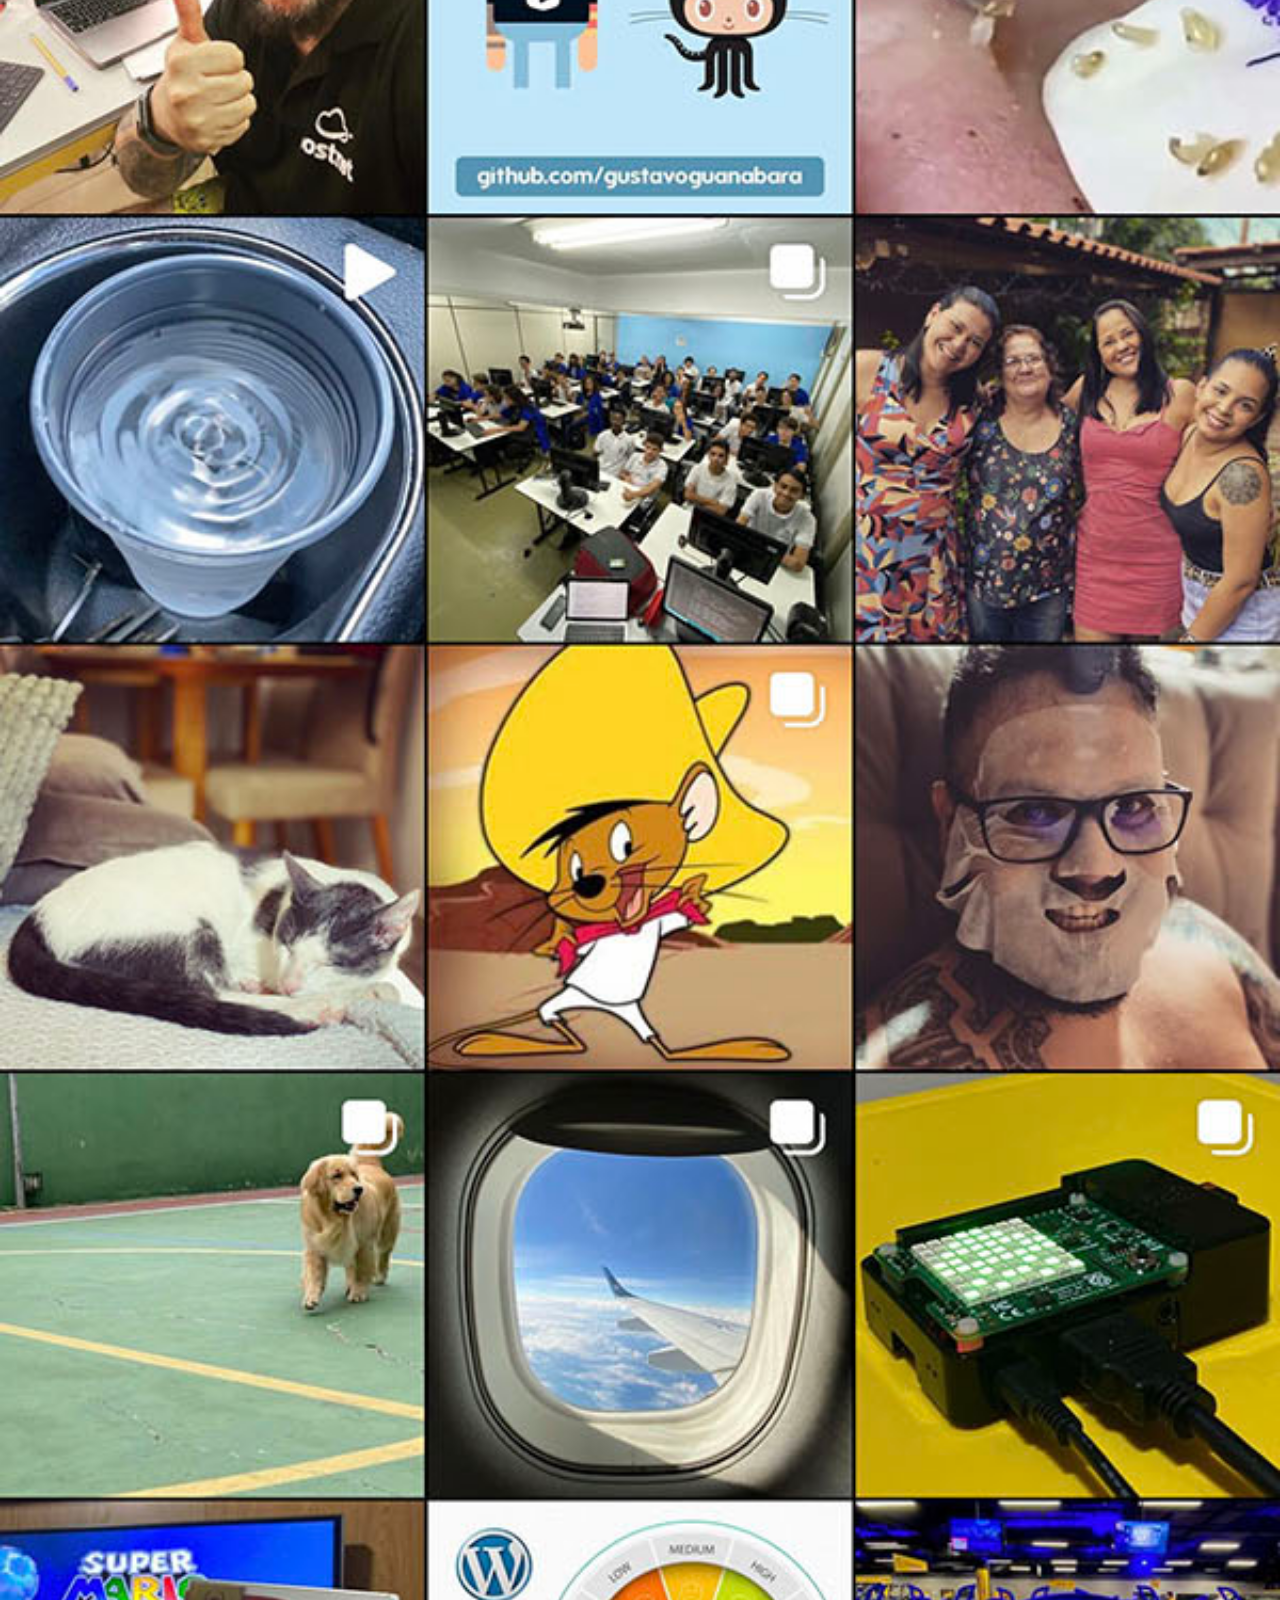
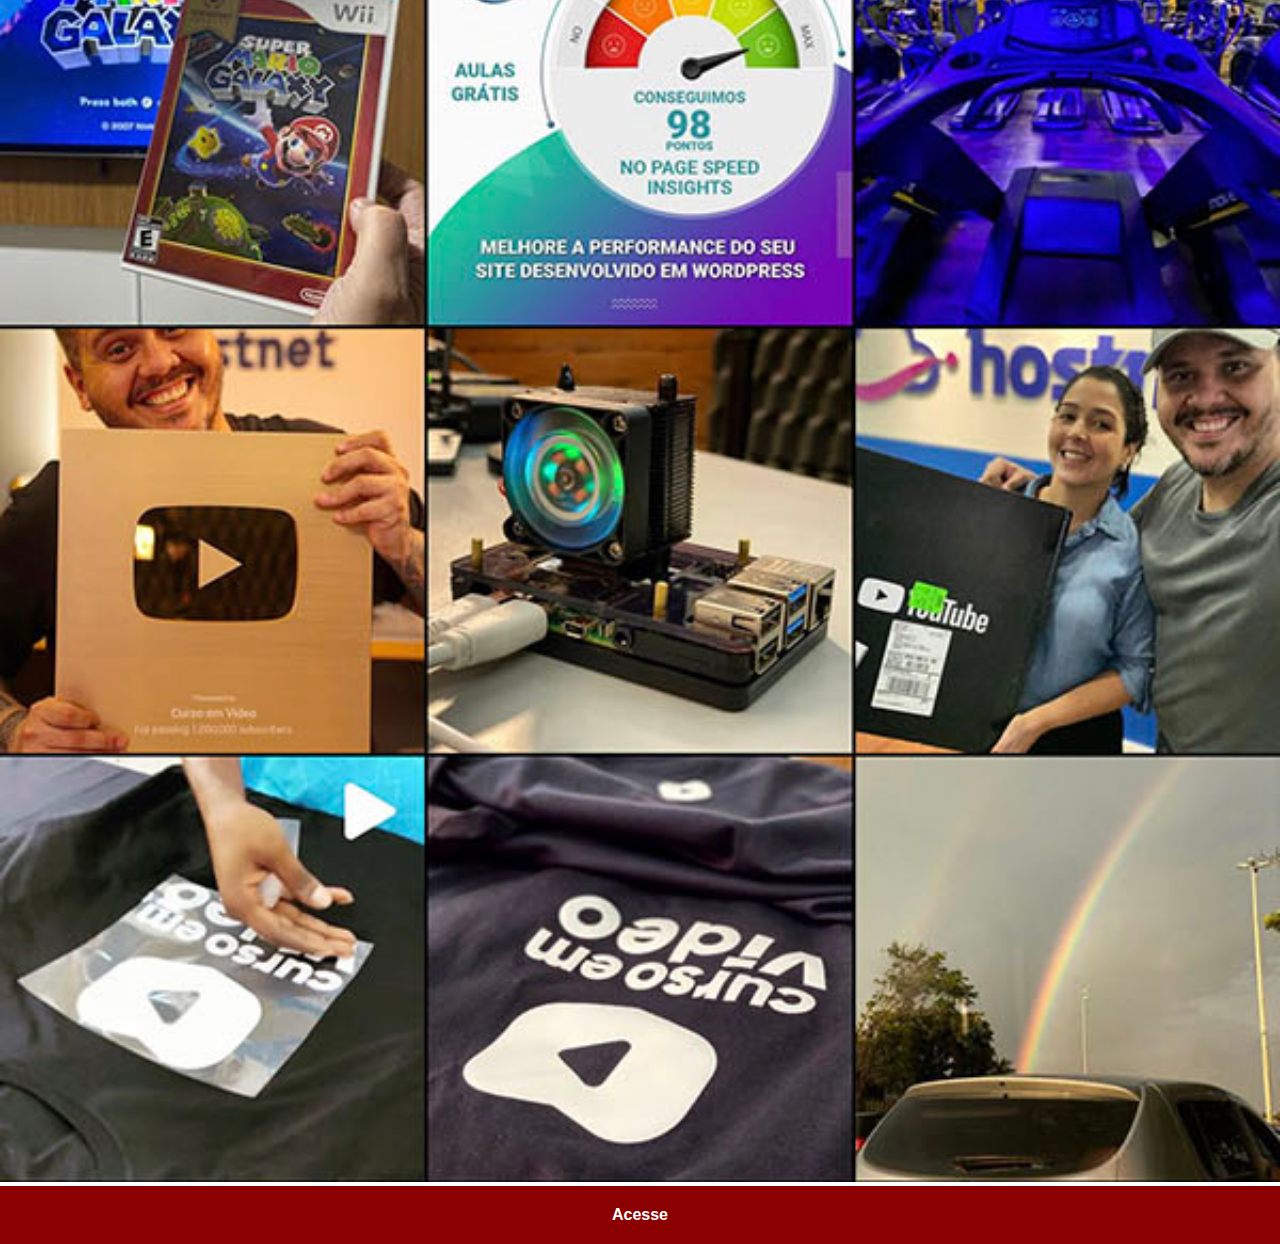
<file: instagram.html>
<!DOCTYPE html>
<html lang="pt-BR">
<head>
    <meta charset="UTF-8">
    <meta name="viewport" content="width=device-width, initial-scale=1.0">
    <title>Youtube</title>
    <link rel="stylesheet" href="social.css">
</head>
<body>
    <img src="pacote-d013/imagens/tela-instagram.jpg" alt="tela-instagram">
    <a href="https://www.instagram.com/gustavoguanabara/?hl=pt" target="_blank">Acesse</a>
    
</body>
</html>
</file>
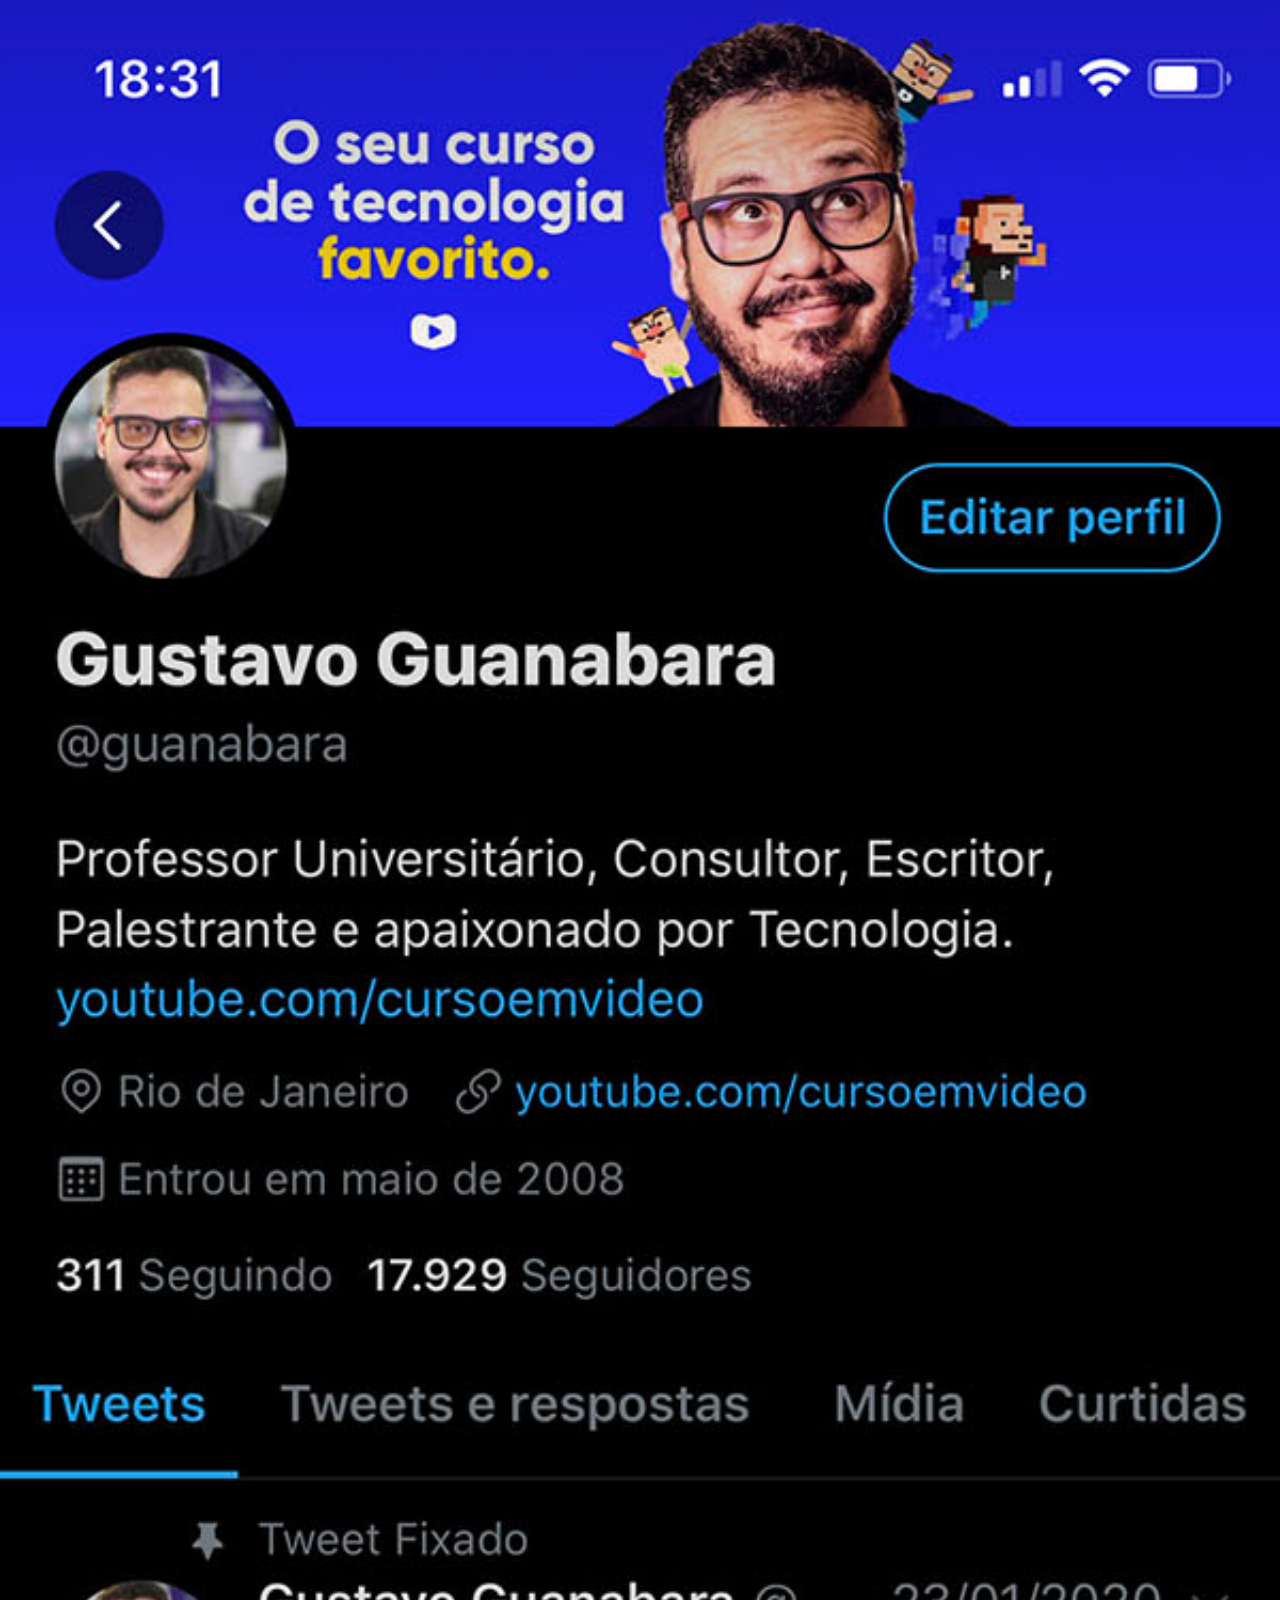
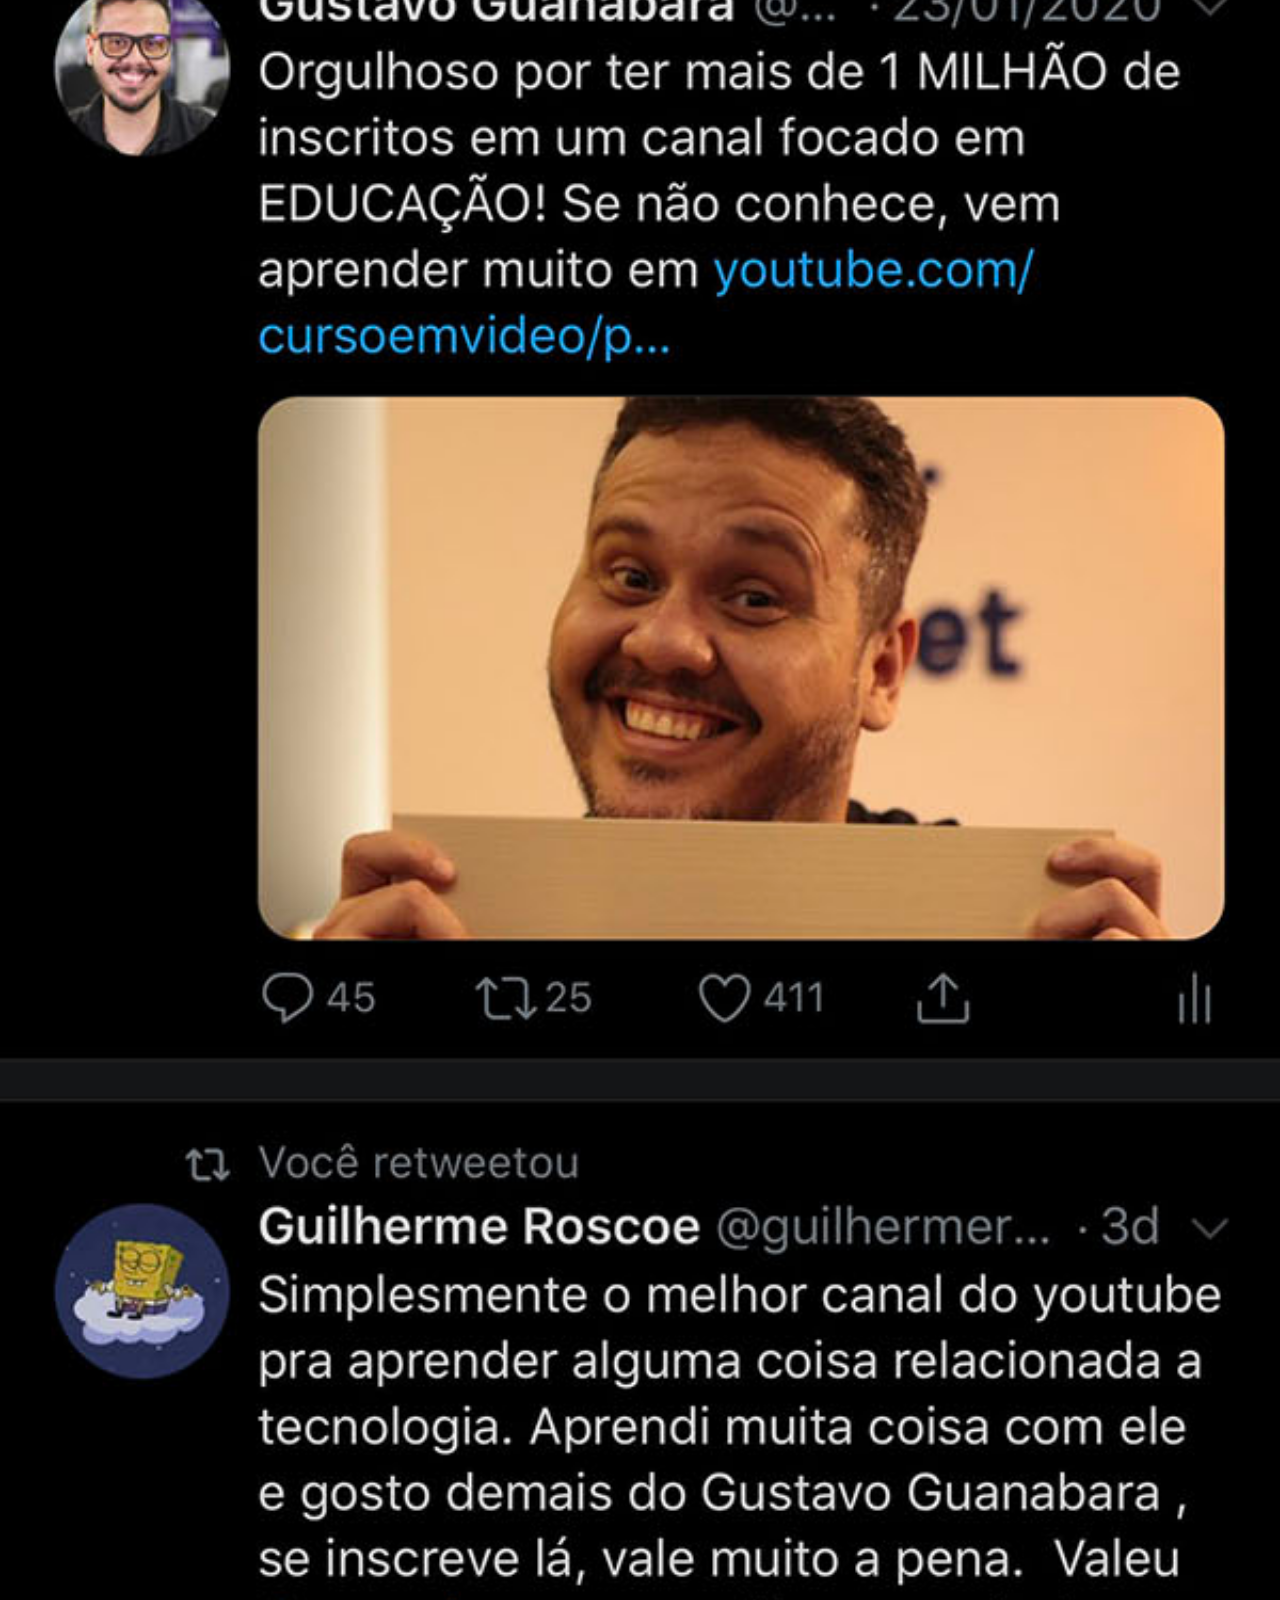
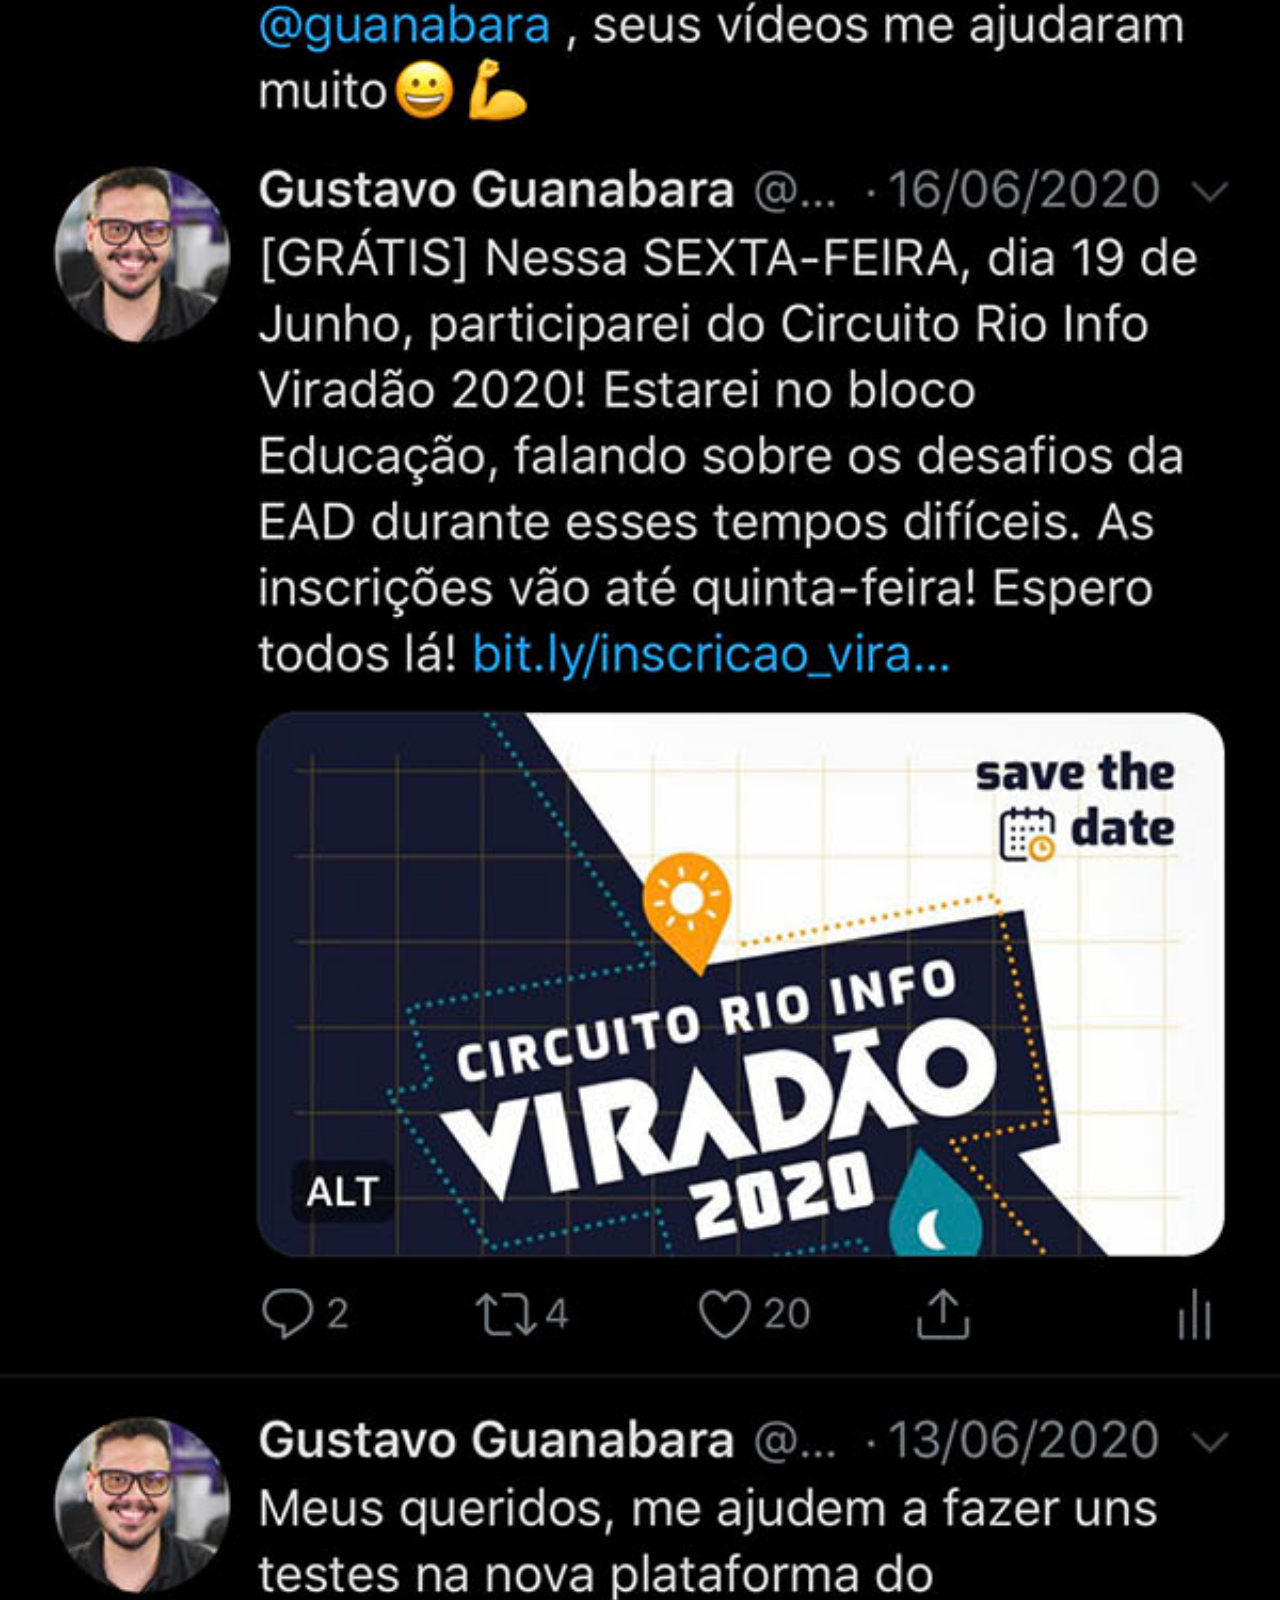
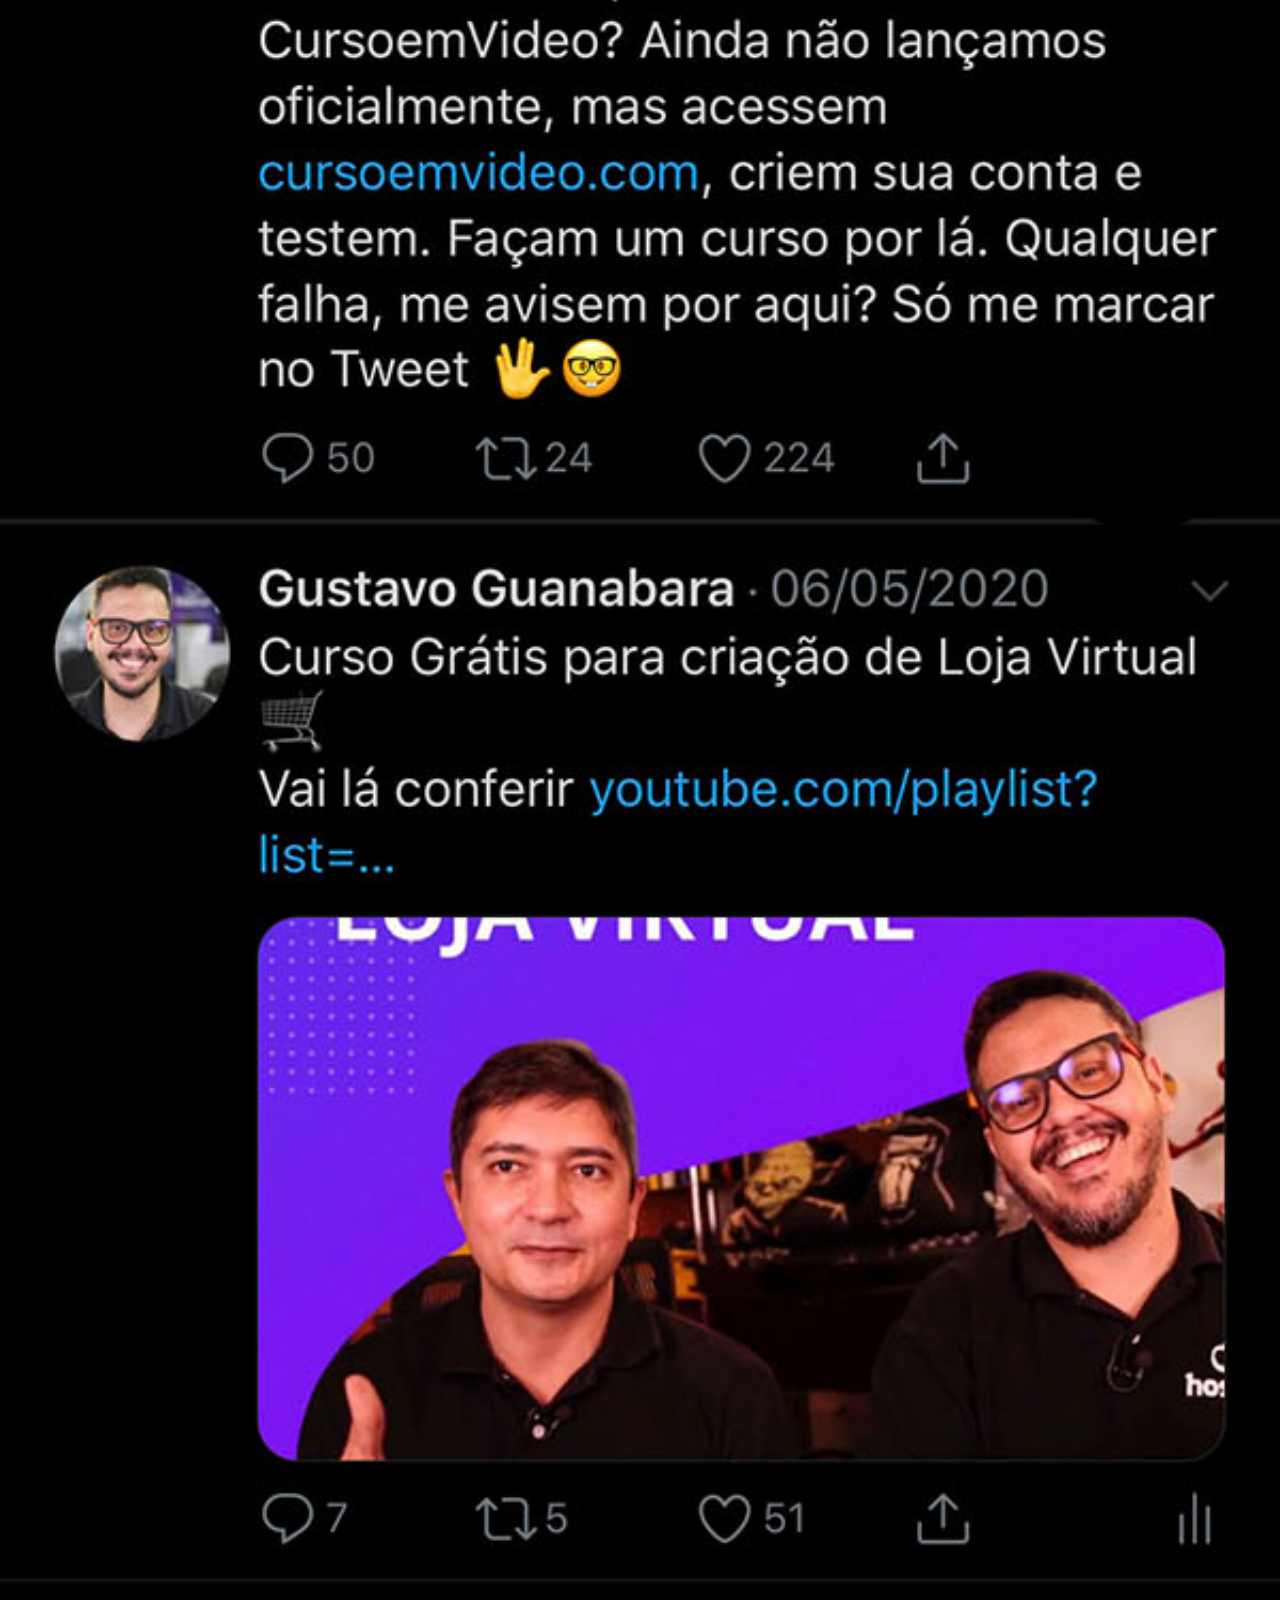
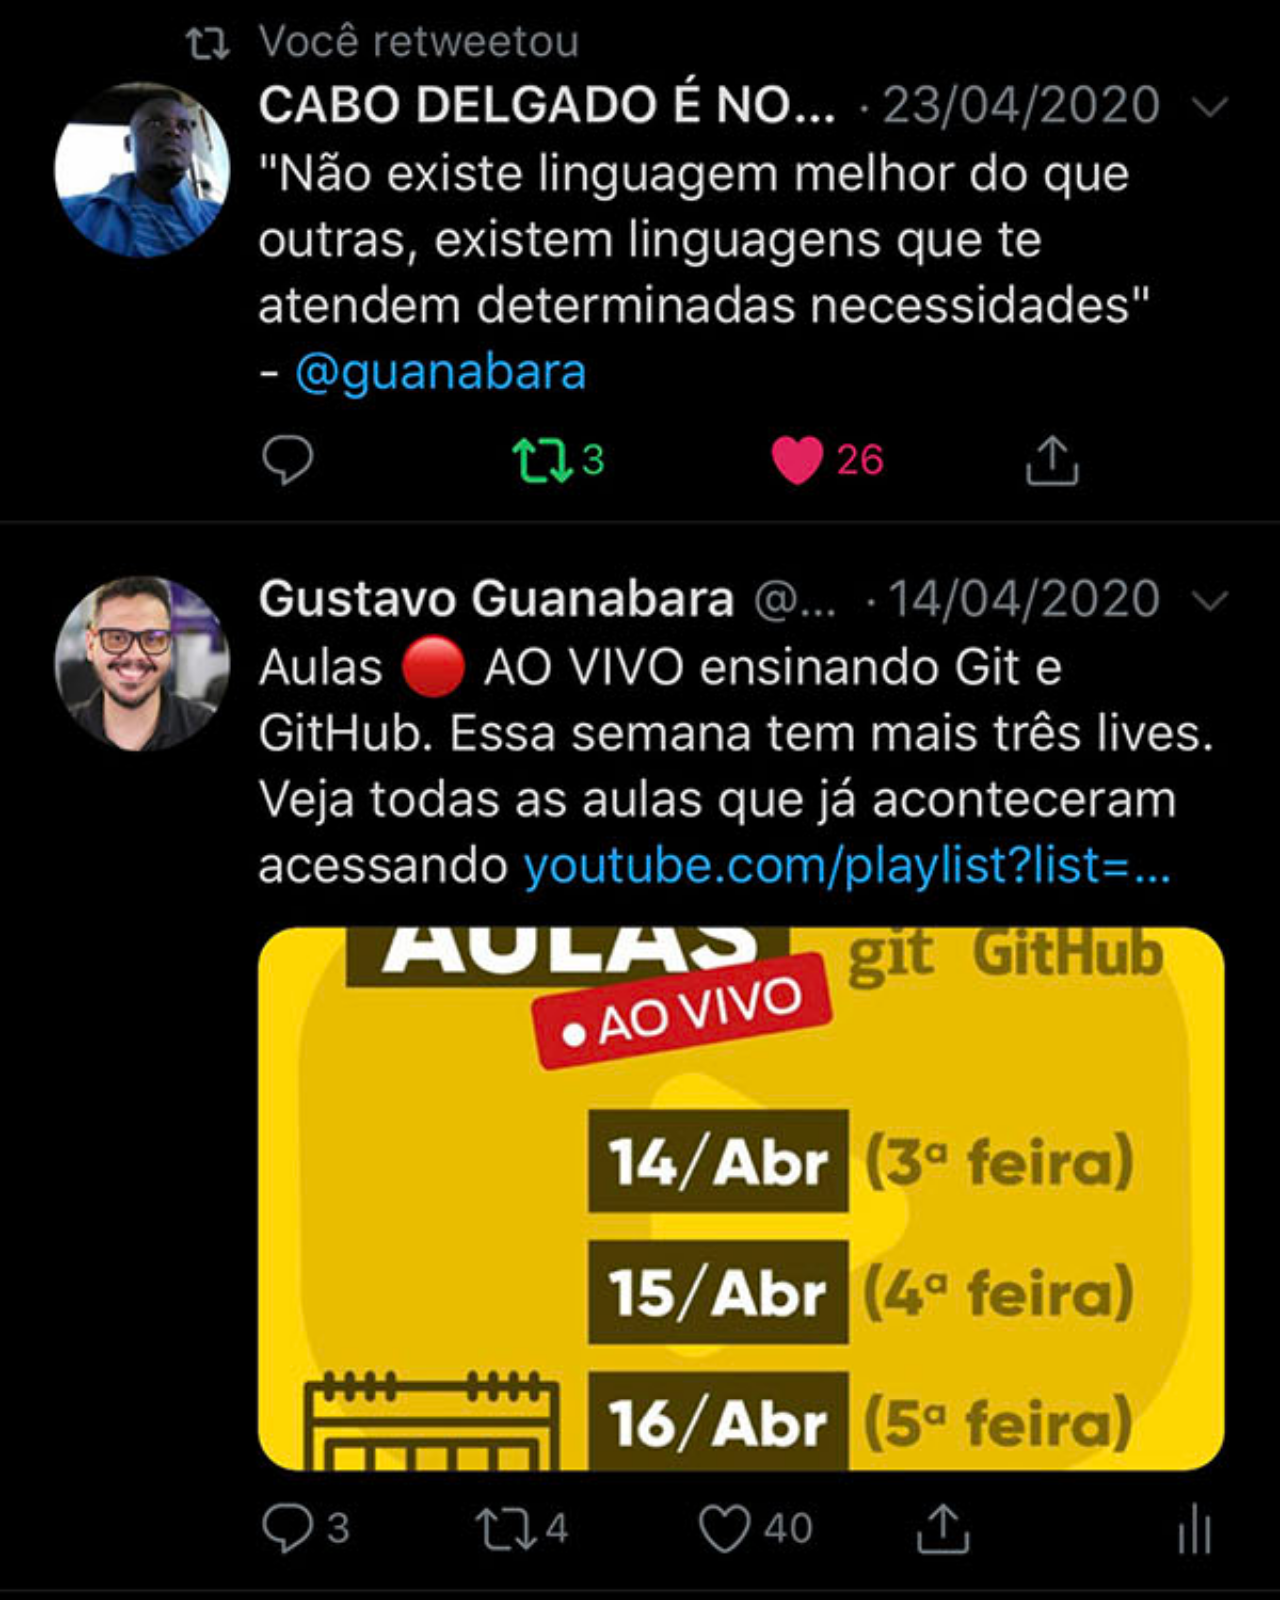
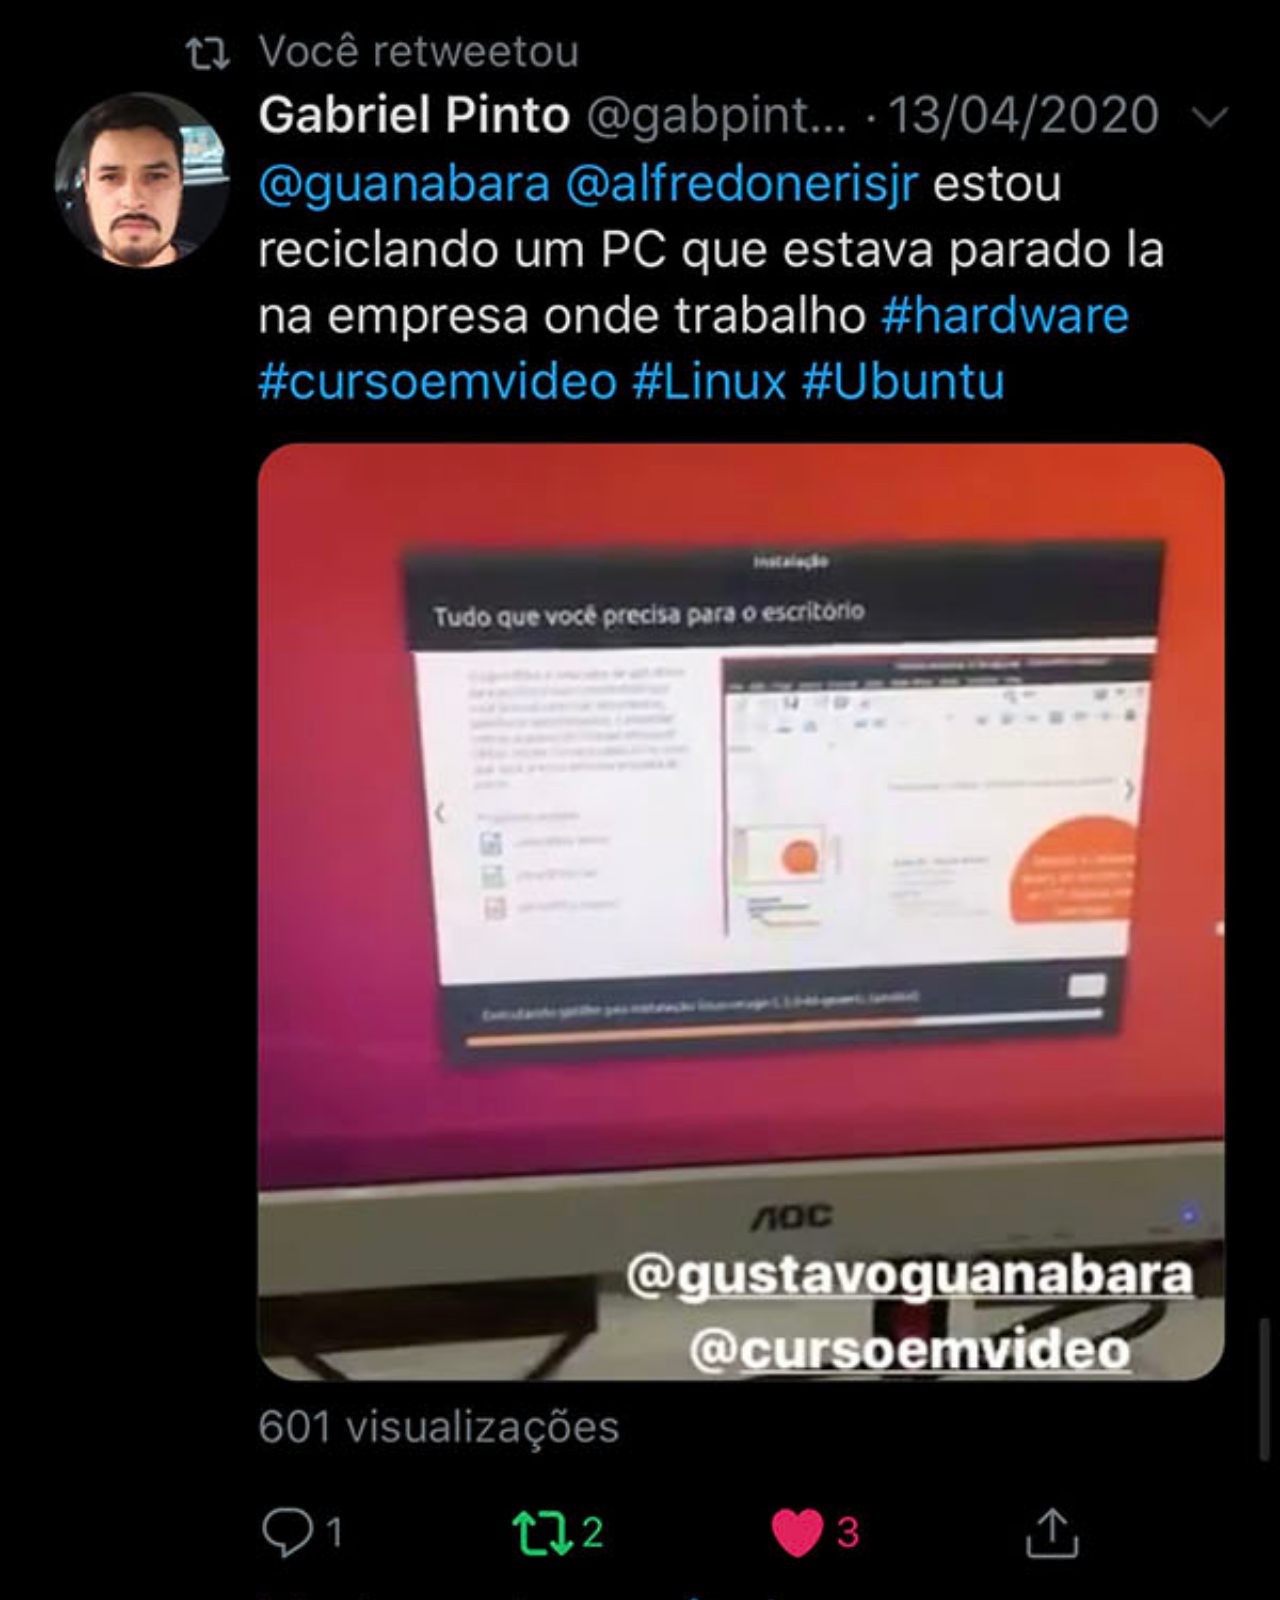
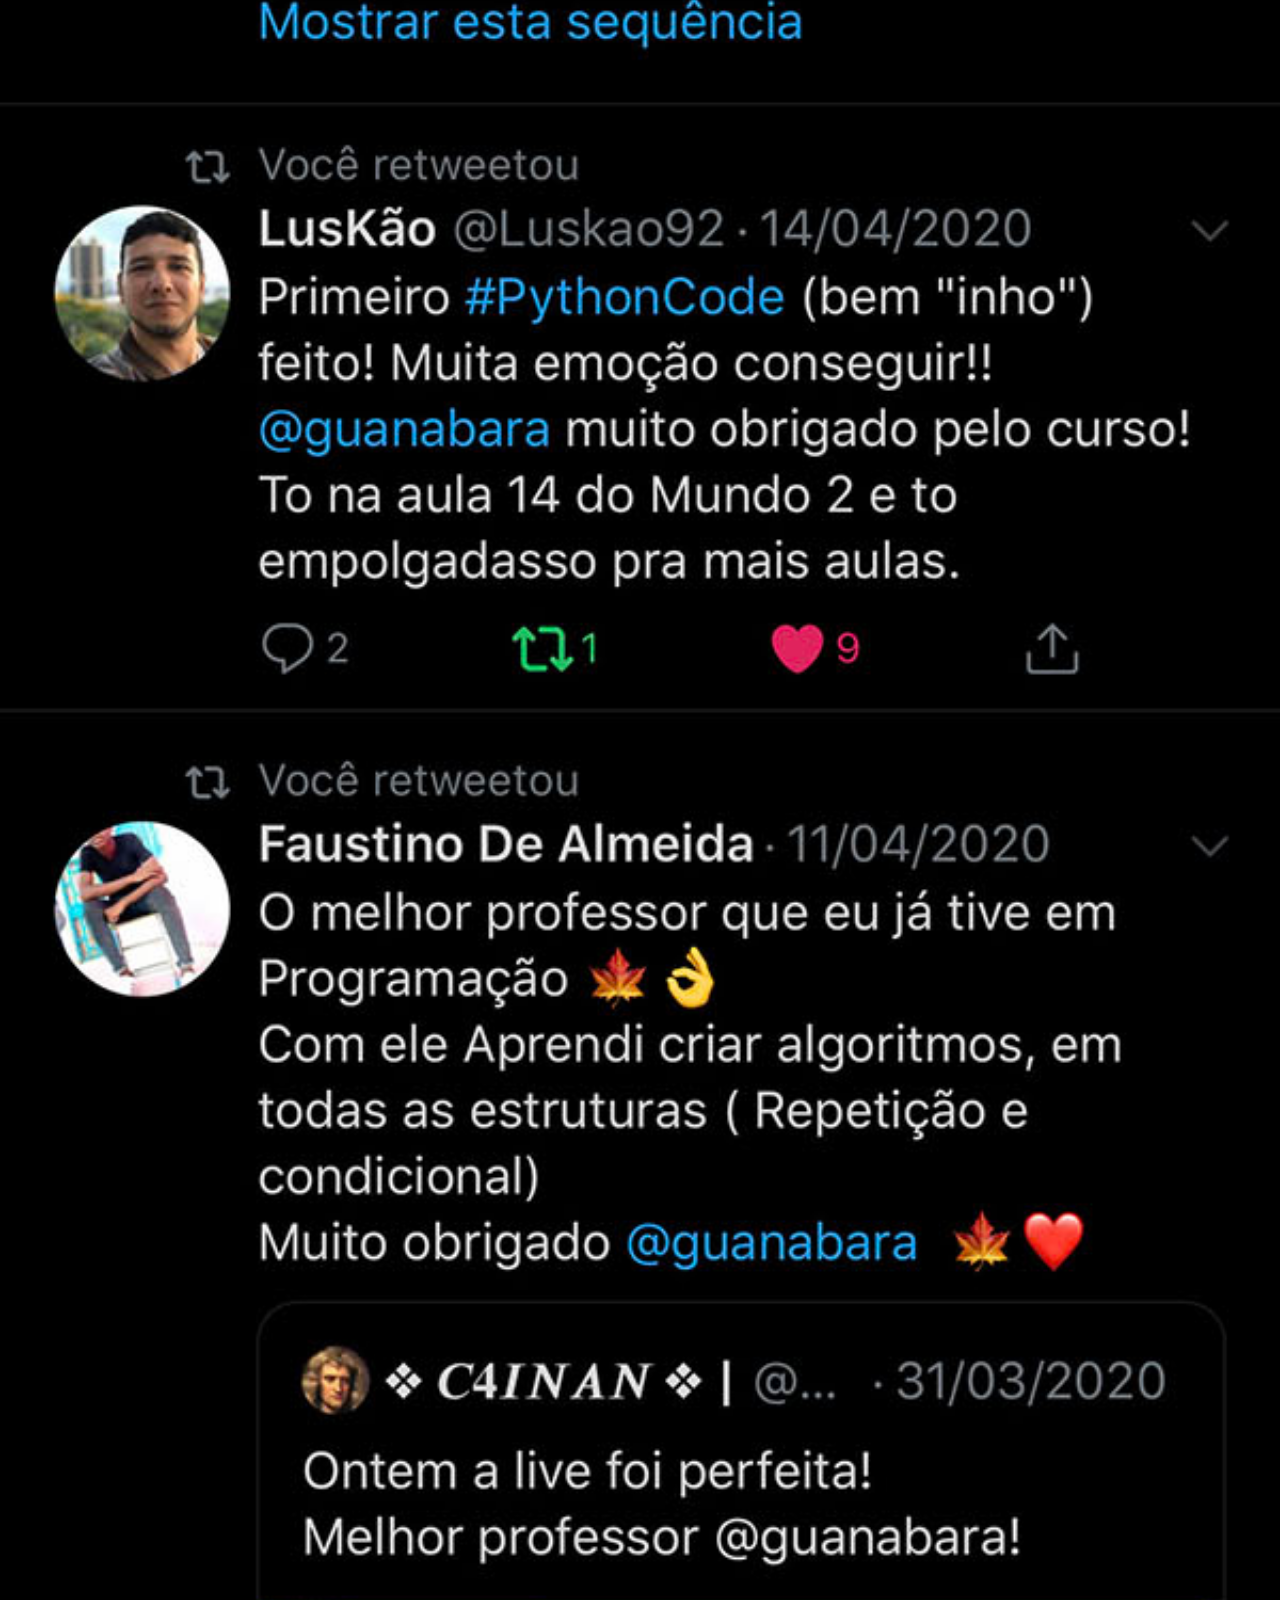
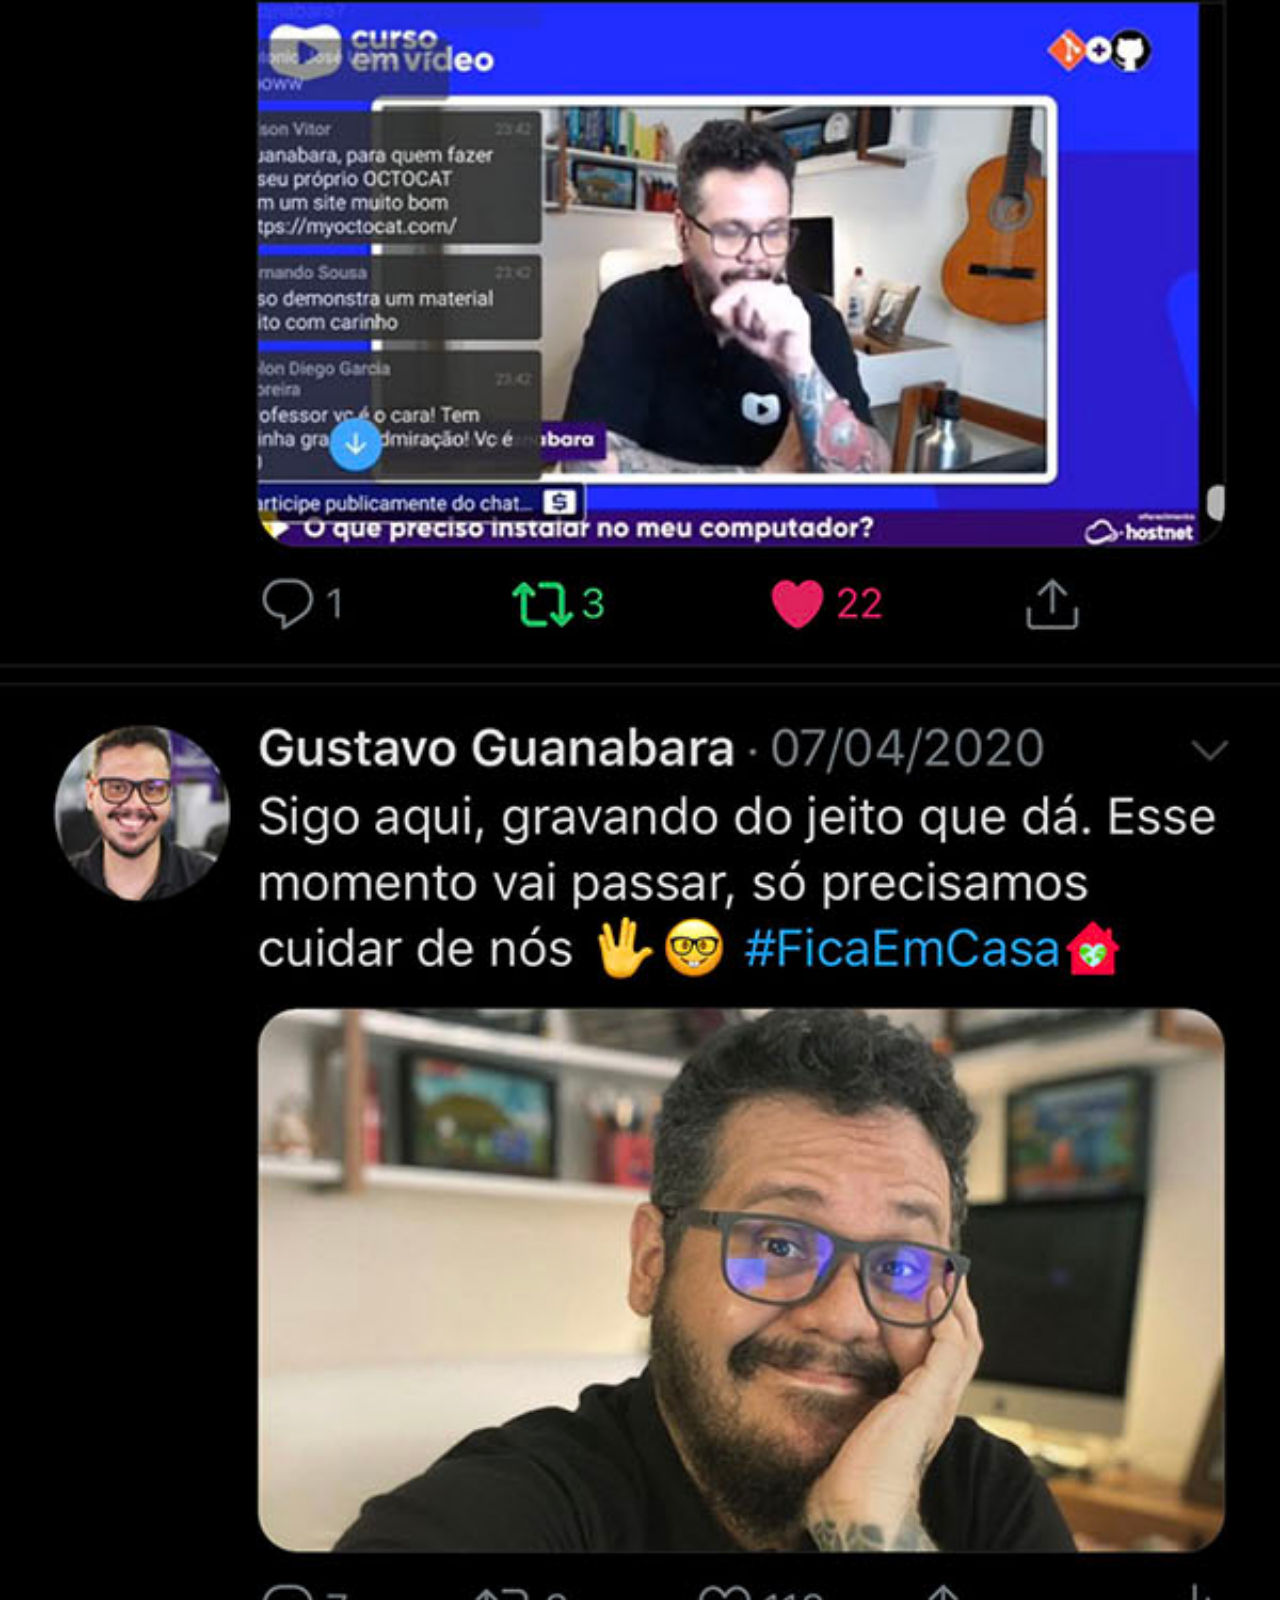
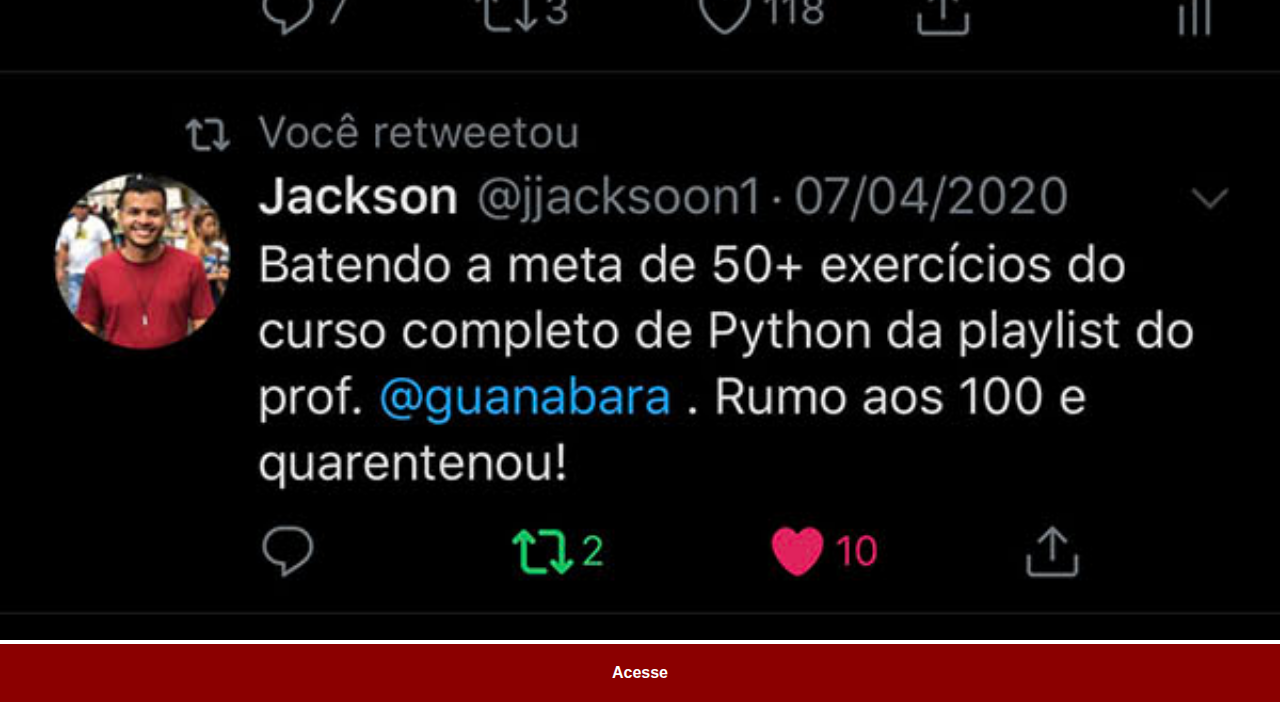
<file: twitter.html>
<!DOCTYPE html>
<html lang="pt-BR">
<head>
    <meta charset="UTF-8">
    <meta name="viewport" content="width=device-width, initial-scale=1.0">
    <title>twitter</title>
    <link rel="stylesheet" href="social.css">
</head>
<body>
    <img src="pacote-d013/imagens/tela-twitter.jpg" alt="tela-twitter">
    <a href="https://twitter.com/guanabara" target="_blank">Acesse</a>
    
</body>
</html>
</file>
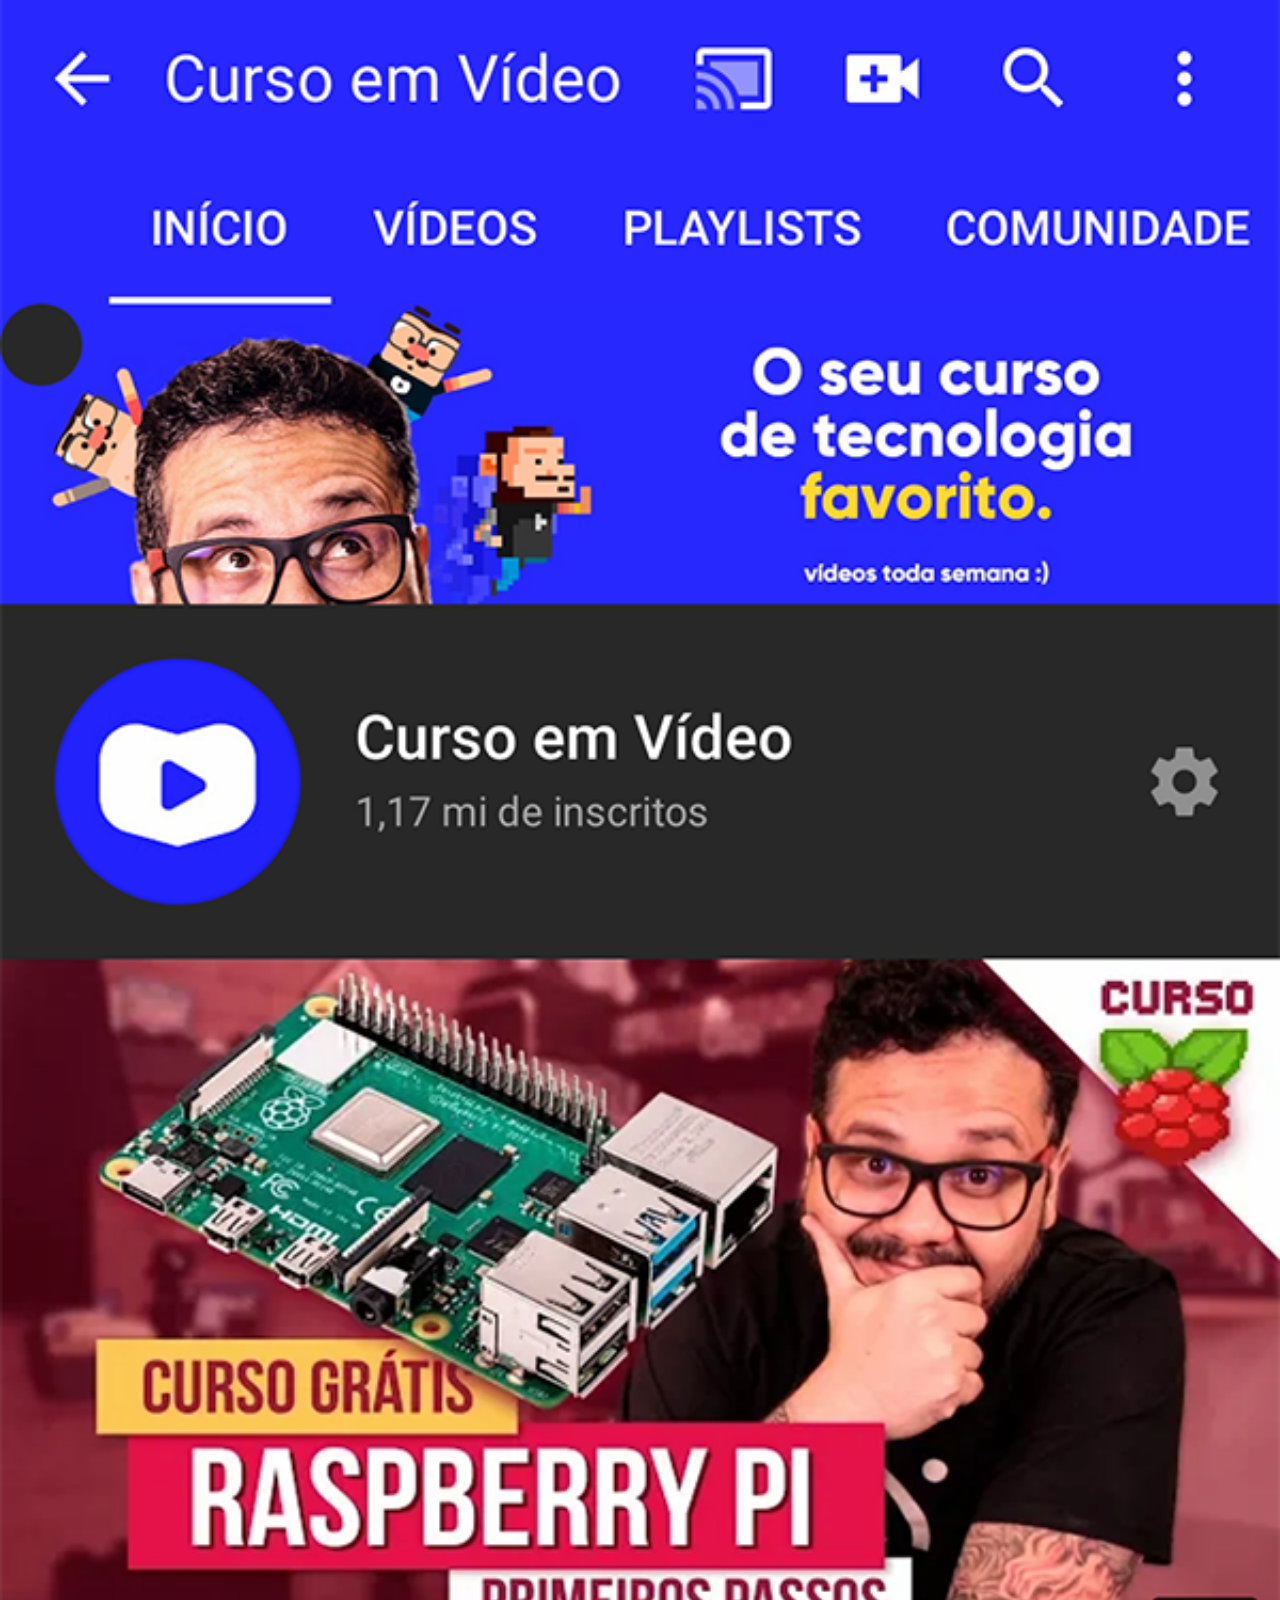
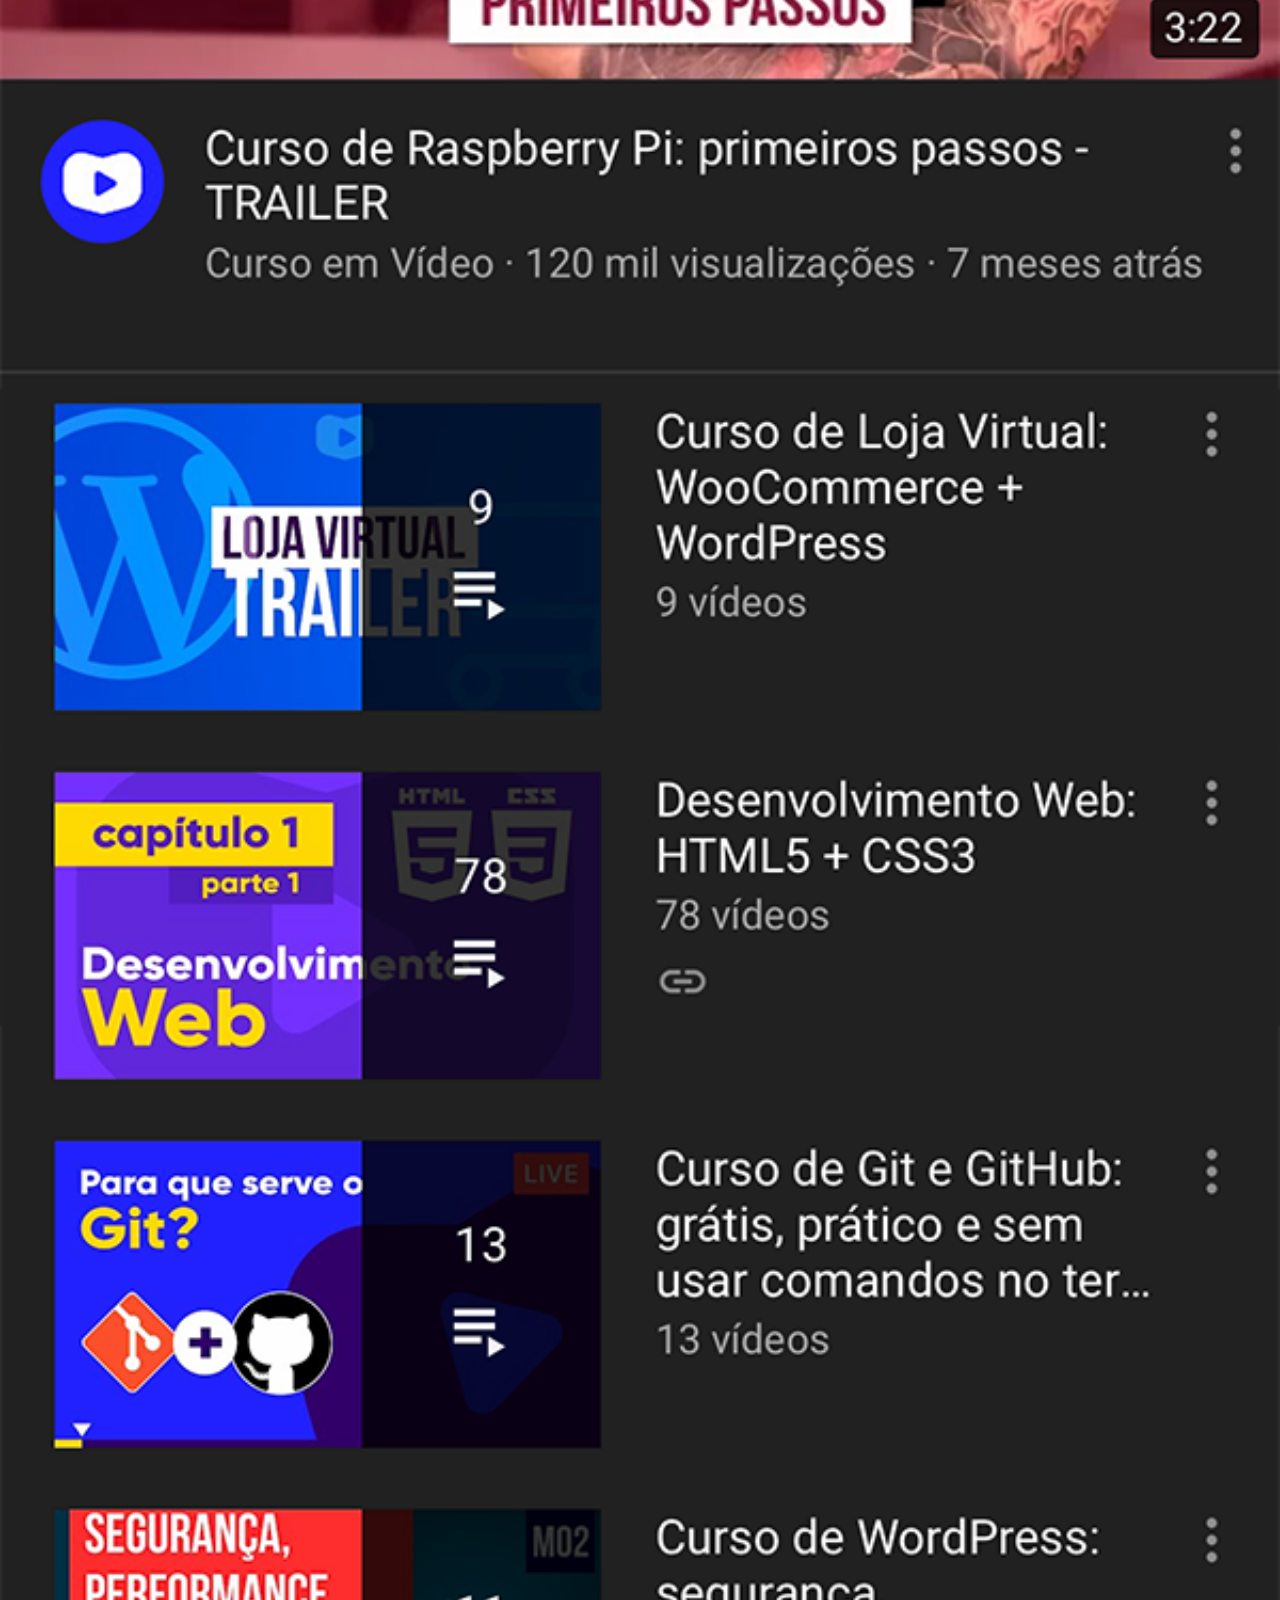
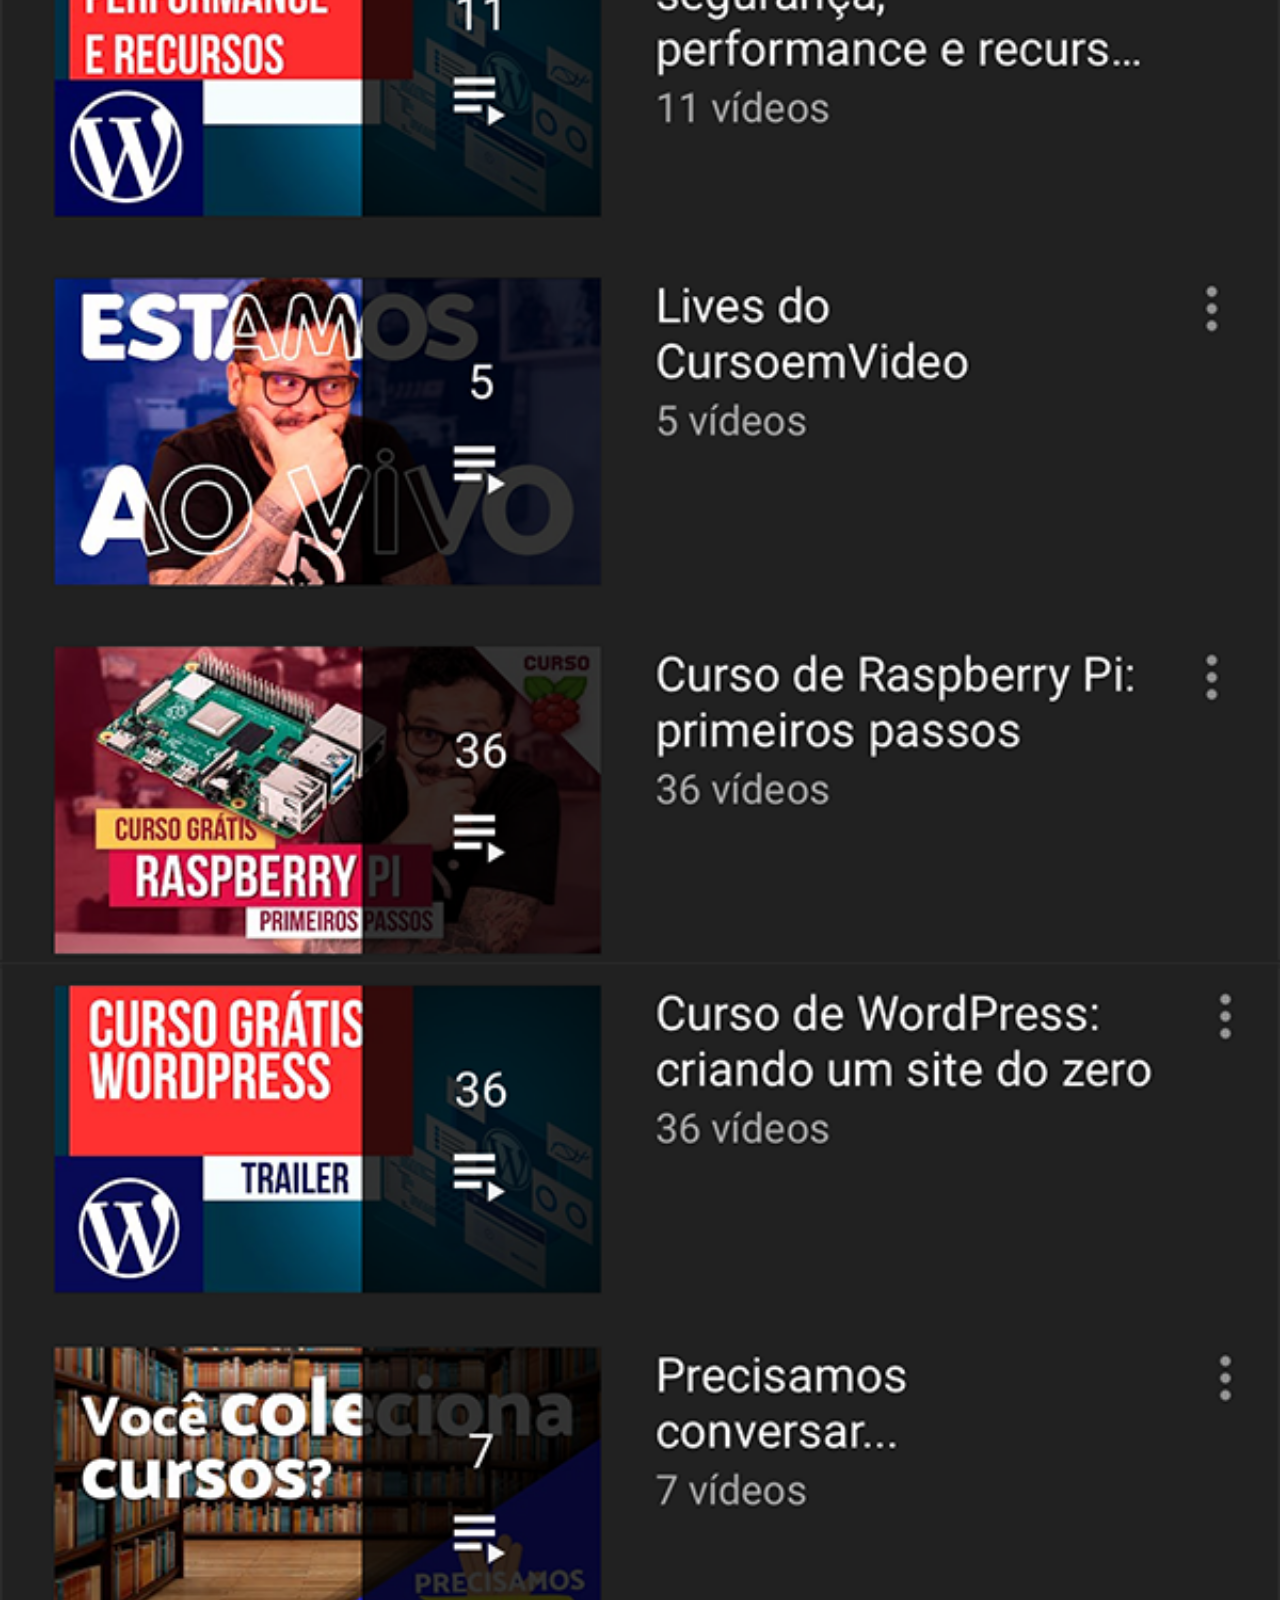
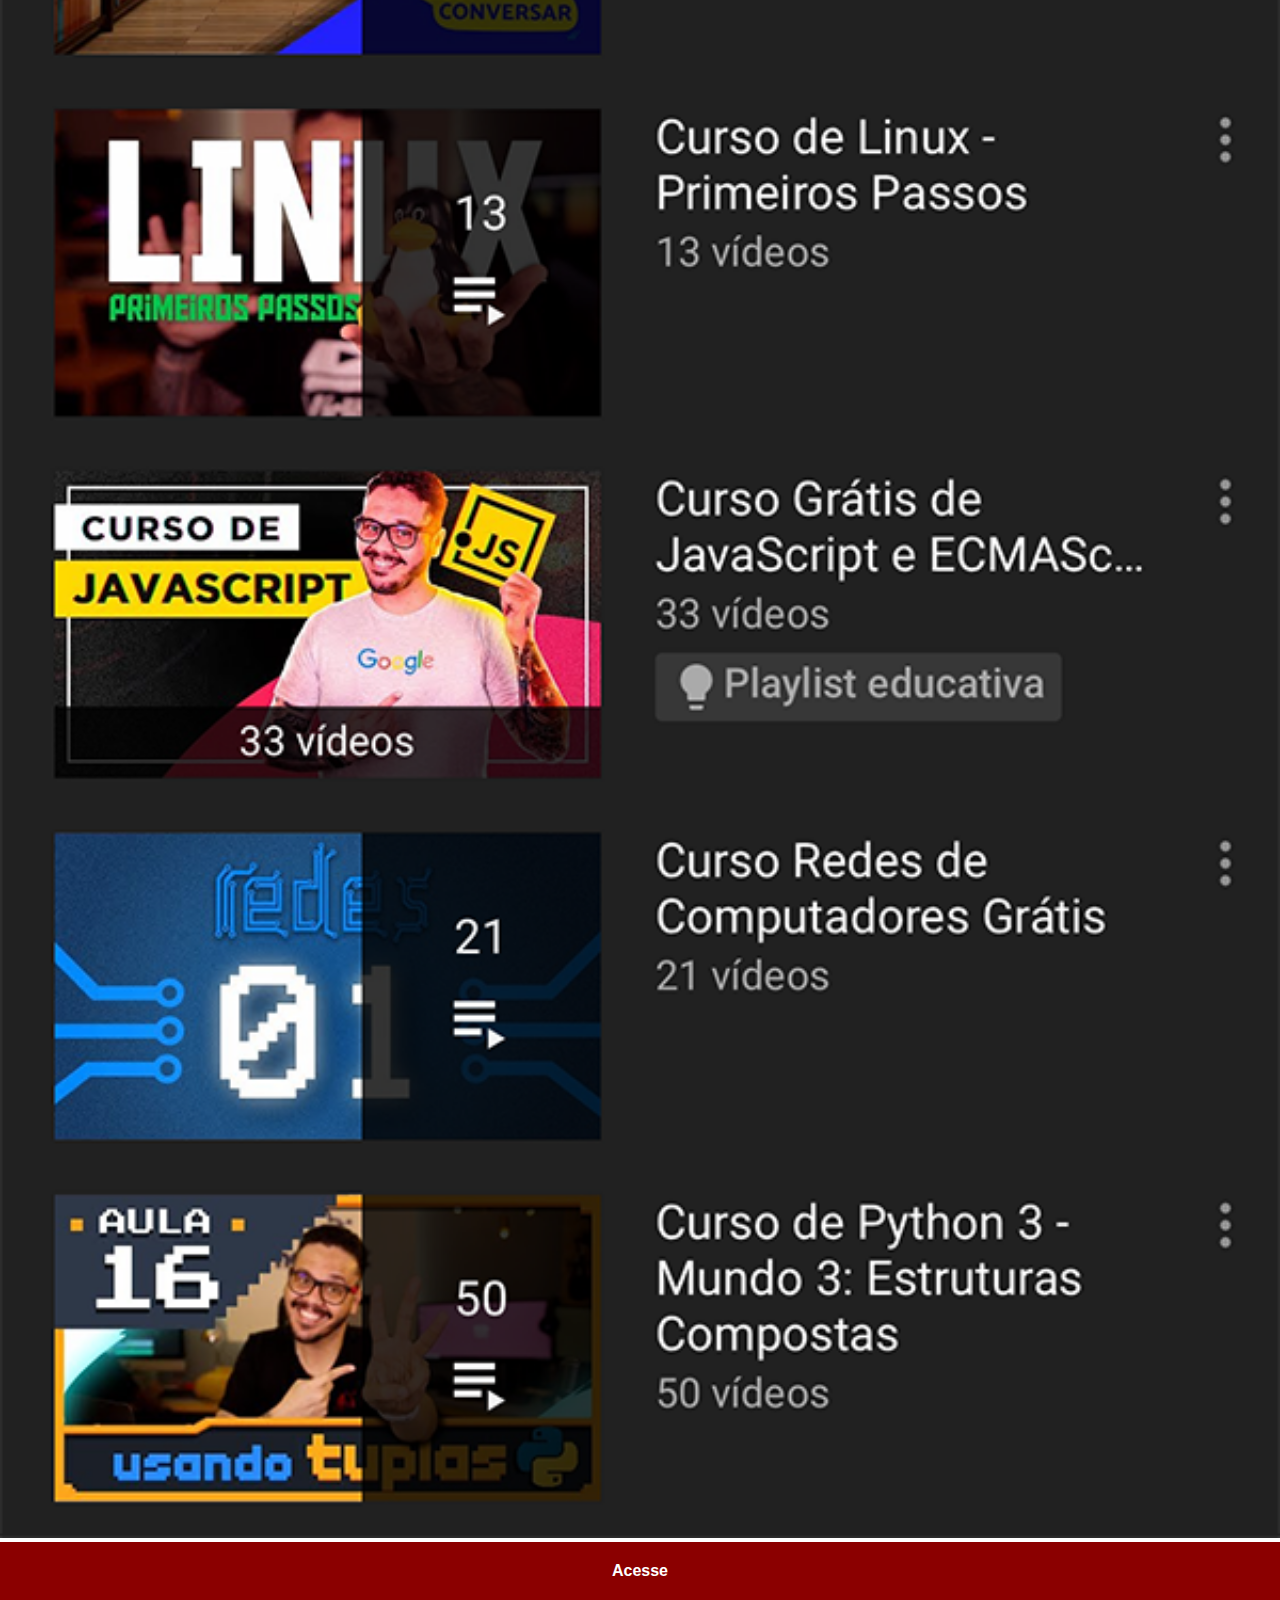
<file: youtube.html>
<!DOCTYPE html>
<html lang="pt-BR">
<head>
    <meta charset="UTF-8">
    <meta name="viewport" content="width=device-width, initial-scale=1.0">
    <title>Youtube</title>
    <link rel="stylesheet" href="social.css">
</head>
<body>
    <img src="pacote-d013/imagens/tela-youtube.png" alt="tela-youtube">
    <a href="https://youtube.com/user/cursoemvideo/playlists" target="_blank">Acesse</a>
    
</body>
</html>
</file>
<file: style.css>
@charset "utf-8";

* {
    margin: 0px;
    padding: 0px;
}

body {
    height: 100vh;
    width: 100vw;
    background: url(pacote-d013/imagens/fundo-madeira.jpg) top center no-repeat fixed;
    background-size: cover;
}

main {
    height: 100vh;
    position: relative;
}

#telefone {
    height: 627px;
    width: 311px;
    position: absolute;
    top: 50%;
    left: 50%;
    transform: translate(-50%, -50%);
    background: url(pacote-d013/imagens/frame-iphone.png) center no-repeat;
}

#tela {
    position: relative;
    top: 80px;
    left: 22px;
    width: 269px;
    height: 471px;
}

#redes-sociais {
    text-align: right;
}

#redes-sociais img  {
    width: 50px;
    height: 50px;
    margin: 10px;
    border-radius: 50%;
    box-shadow: 2px 2px 5px rgba(0, 0, 0, 0.521);
}

#redes-sociais img:hover {
    border: 2px solid rgba(255, 255, 255, 0.63);
    transform: translate(-3px, -3px);
    box-shadow: 5px 5px 10px rgba(0, 0, 0, 0.521);
    transition: 0.4s, border 1s;
}
</file>
<file: social.css>
* {
    margin: 0px;
    padding: 0px;
    font-family: Arial, Helvetica, sans-serif;
}

::-webkit-scrollbar {
    width: 0px;
    height: 0px;
}

img {
    width: 100vw;
}
a {
    display: block;
    padding: 20px;
    background-color: darkred;
    font-weight: bolder;
    text-decoration: none;
    color: white;
    text-align: center;
}
</file>
